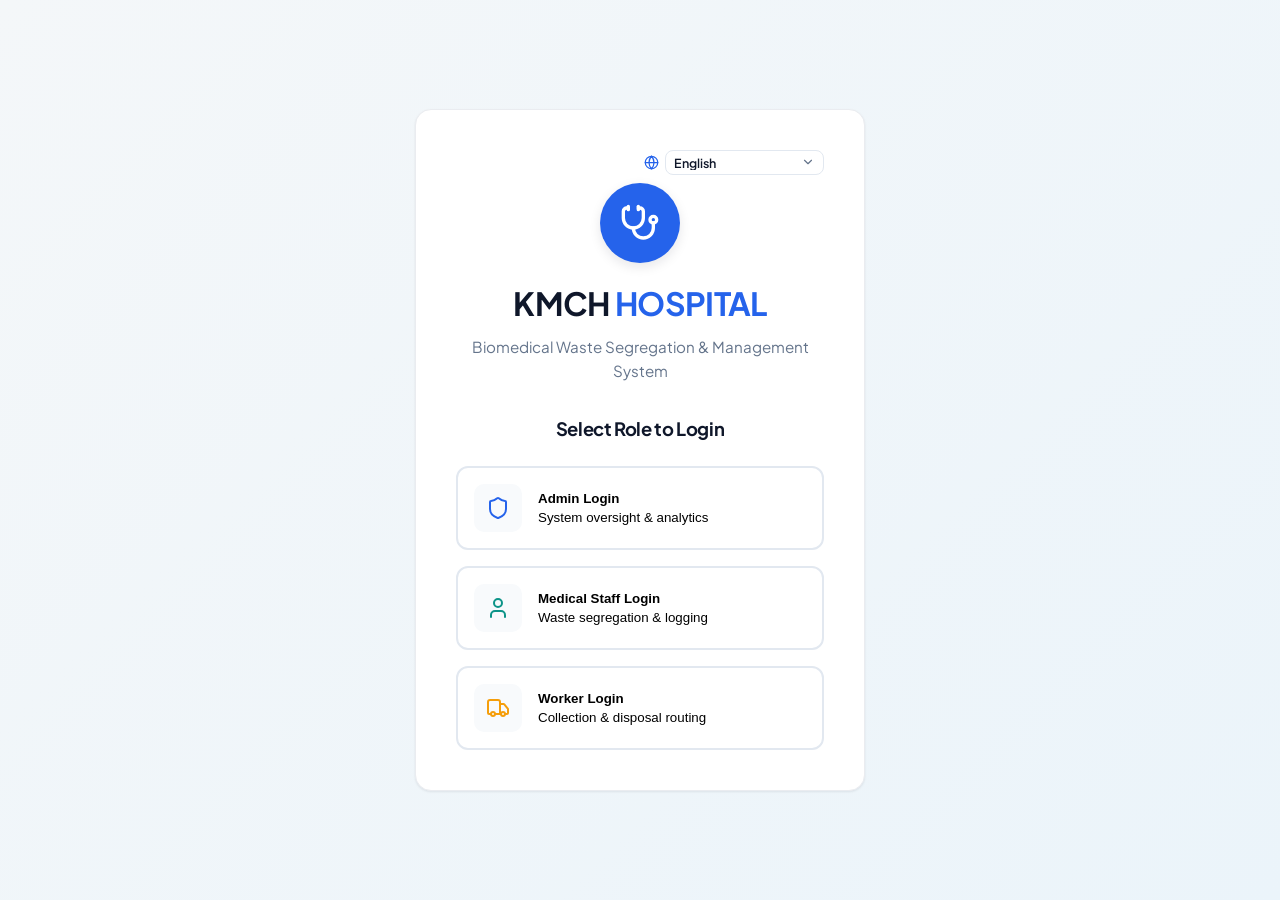
<file: index.html>
<!doctype html>
<html lang="en">
  <head>
    <meta charset="UTF-8" />
    <link rel="icon" type="image/svg+xml" href="./favicon.svg" />
    <meta name="viewport" content="width=device-width, initial-scale=1.0" />
    <title>KMCH HOSPITAL - Biomedical Waste Management System</title>
    <link rel="preconnect" href="https://fonts.googleapis.com">
    <link rel="preconnect" href="https://fonts.gstatic.com" crossorigin>
    <link href="https://fonts.googleapis.com/css2?family=Plus+Jakarta+Sans:wght@400;500;600;700;800&family=Inter:wght@400;500;600;700&display=swap" rel="stylesheet">
    <script type="module" crossorigin src="./assets/index-3iJDT4S9.js"></script>
    <link rel="stylesheet" crossorigin href="./assets/index-C7BPdCu-.css">
  </head>
  <body>
    <div id="root"></div>
  </body>
</html>
</file>
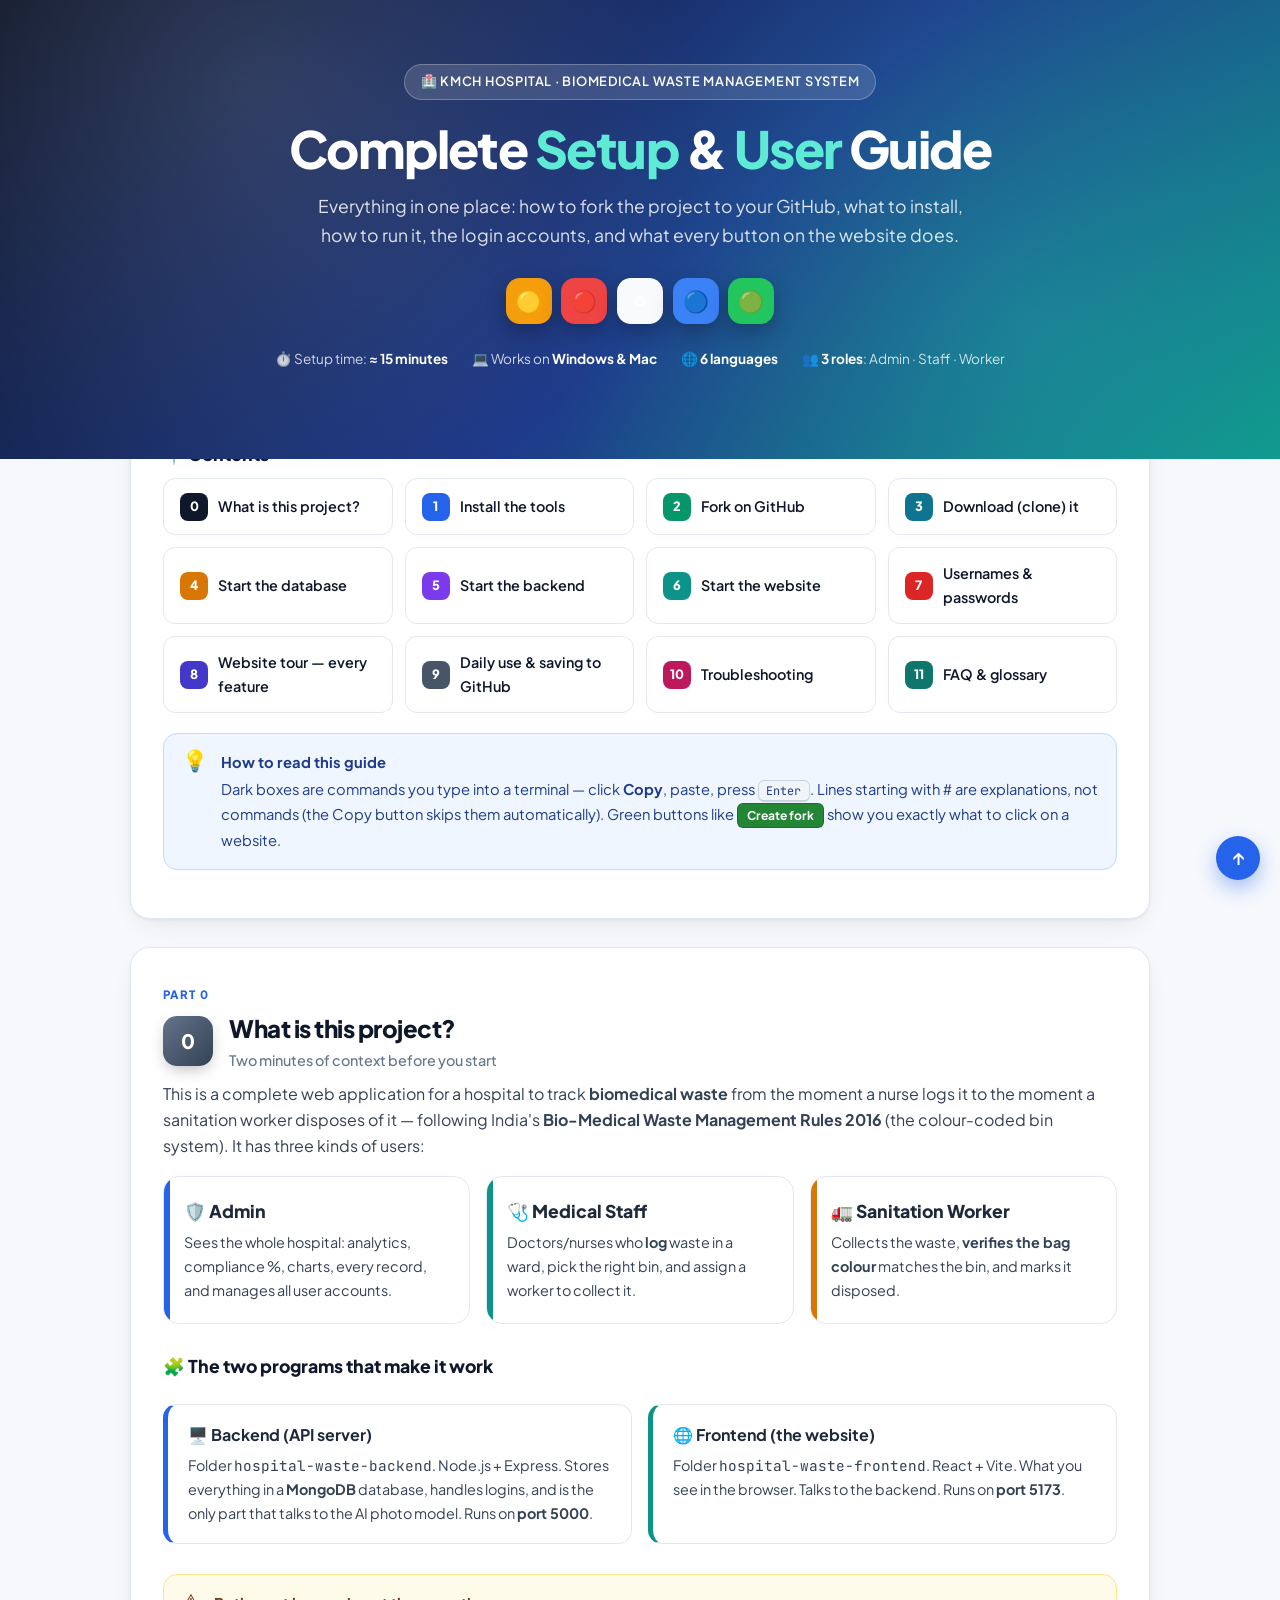
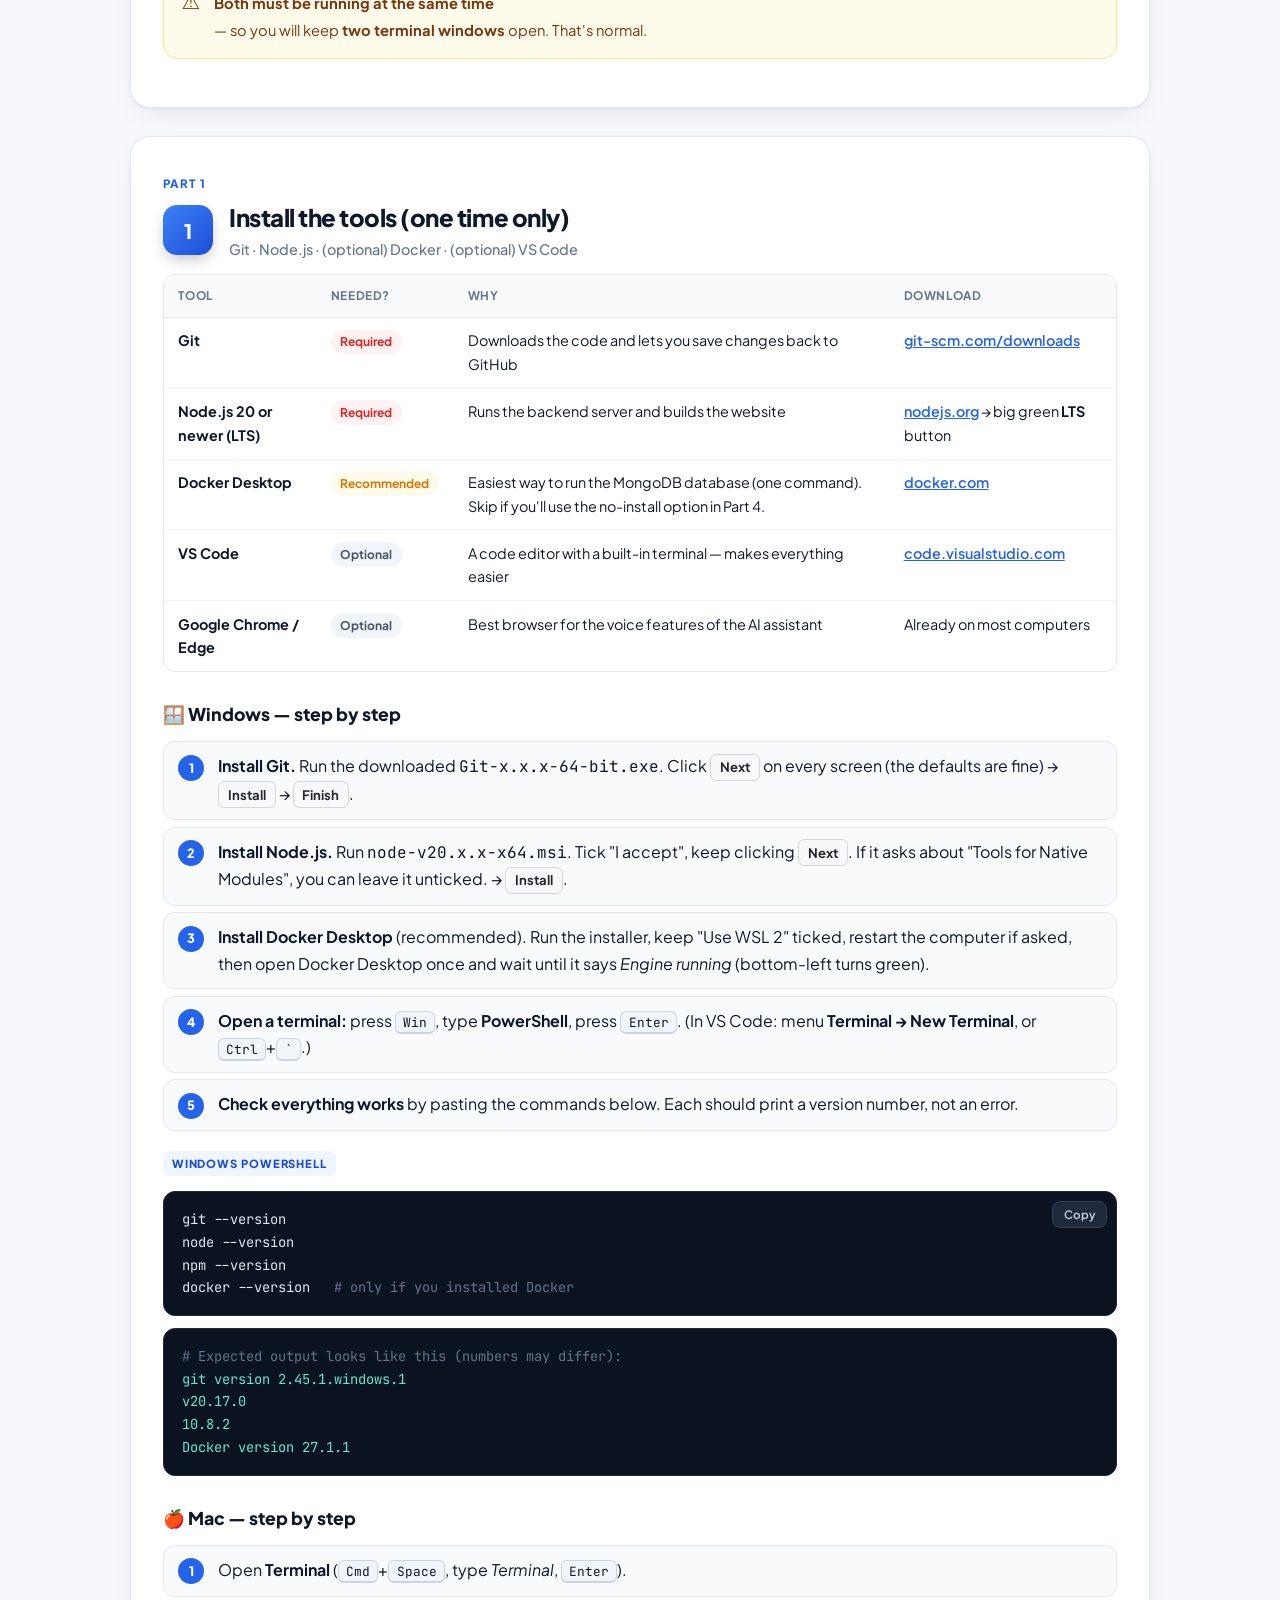
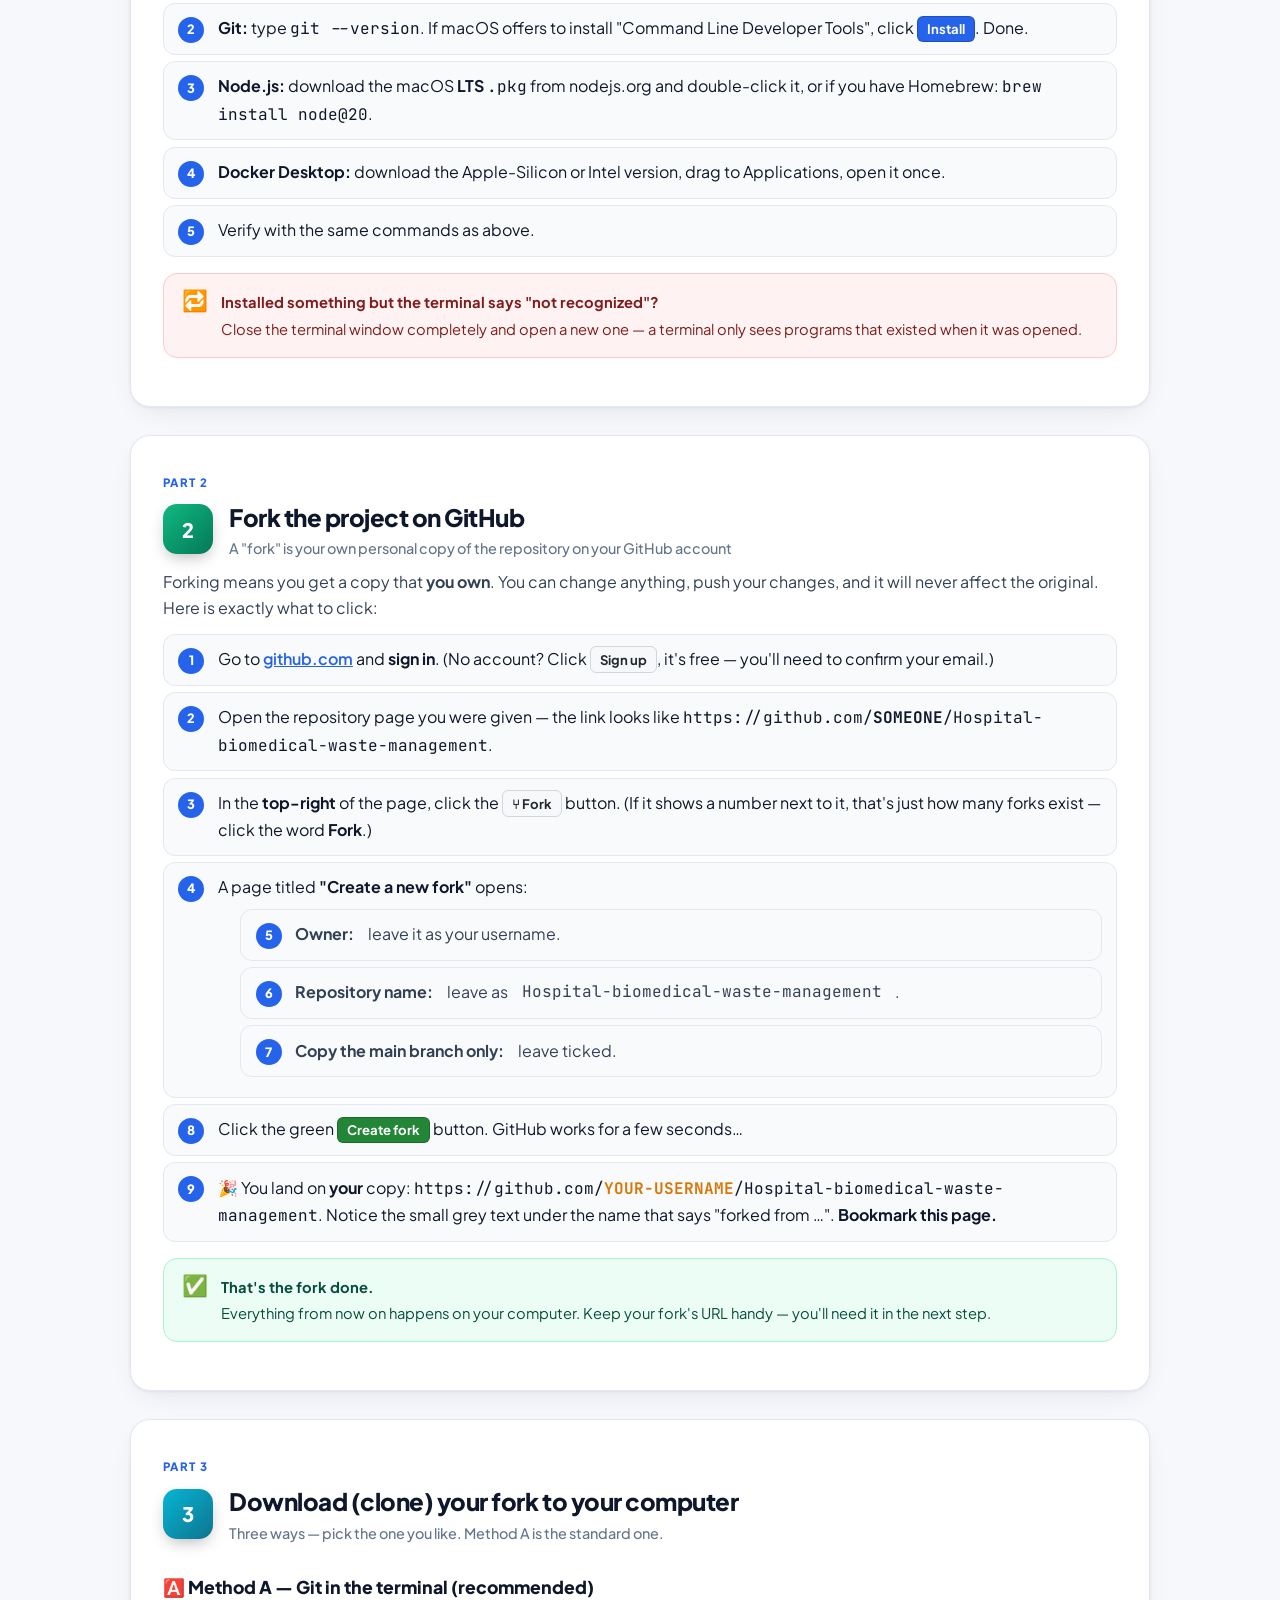
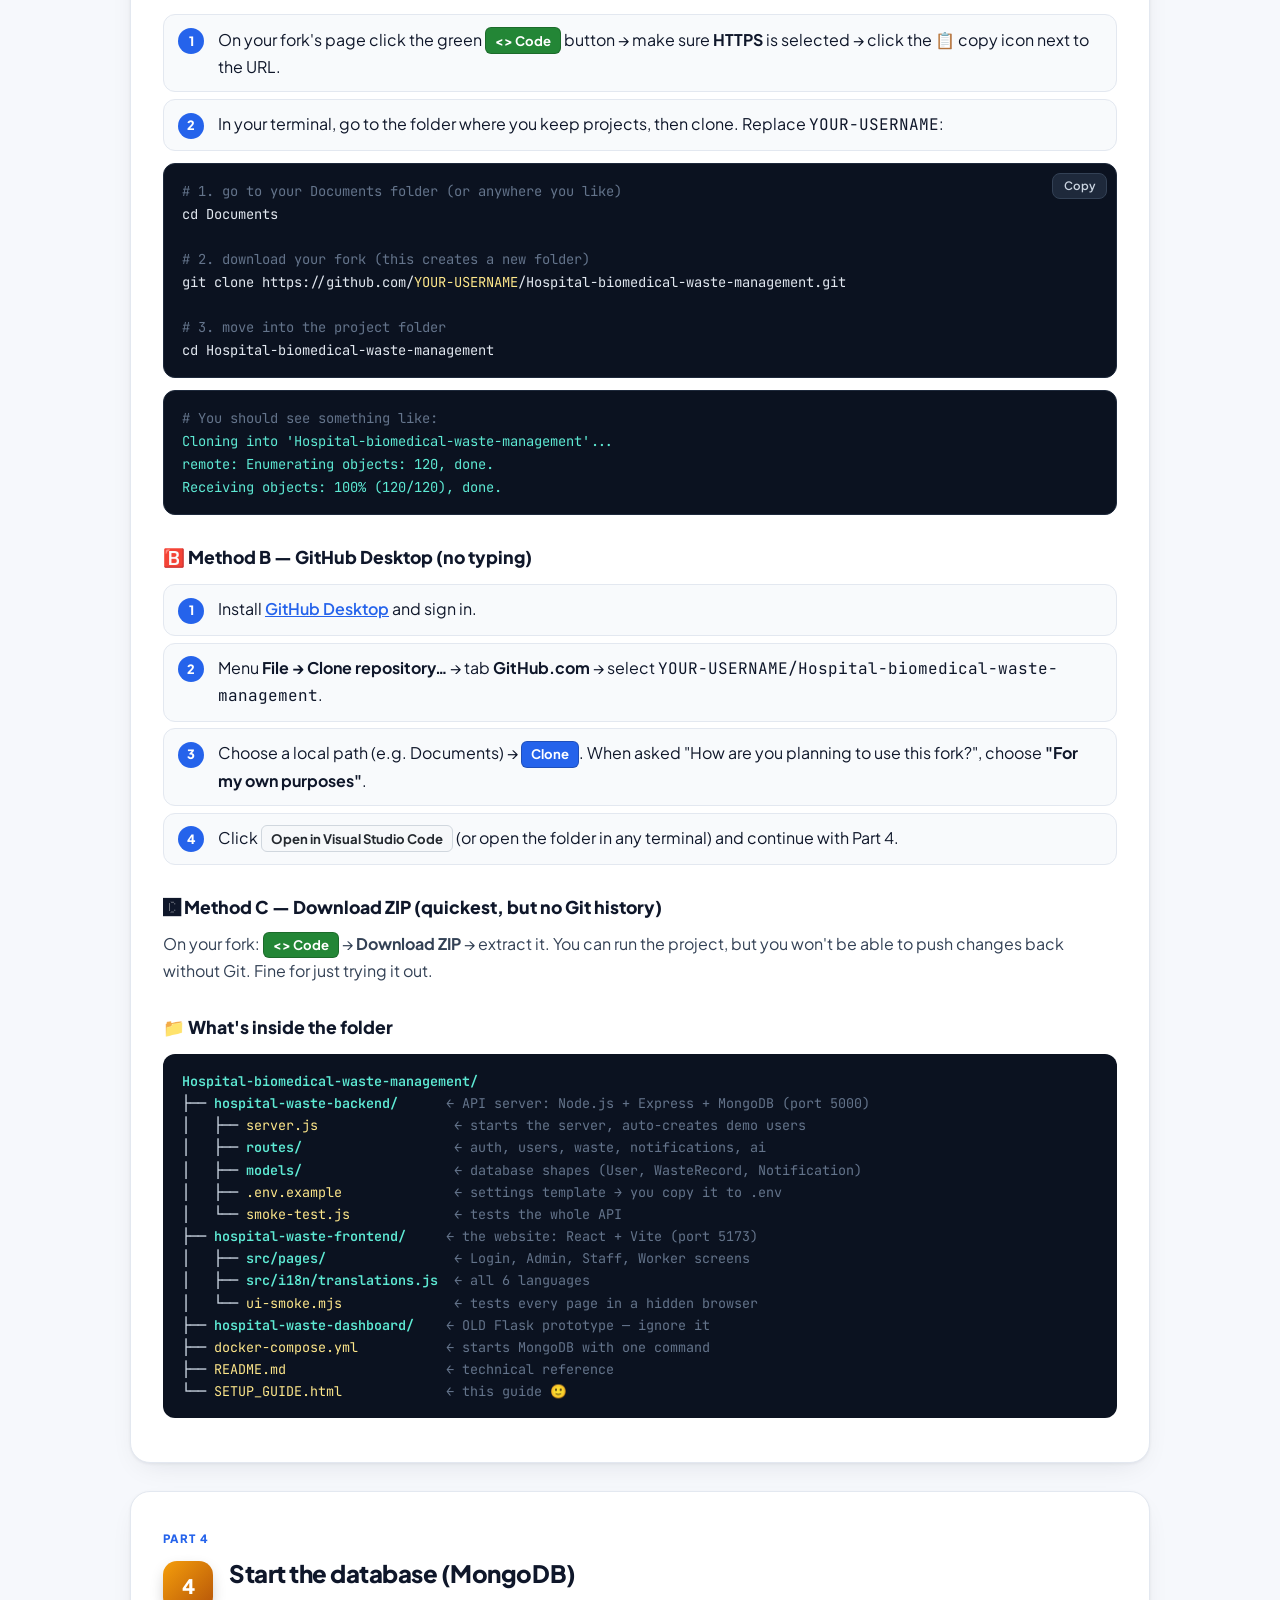
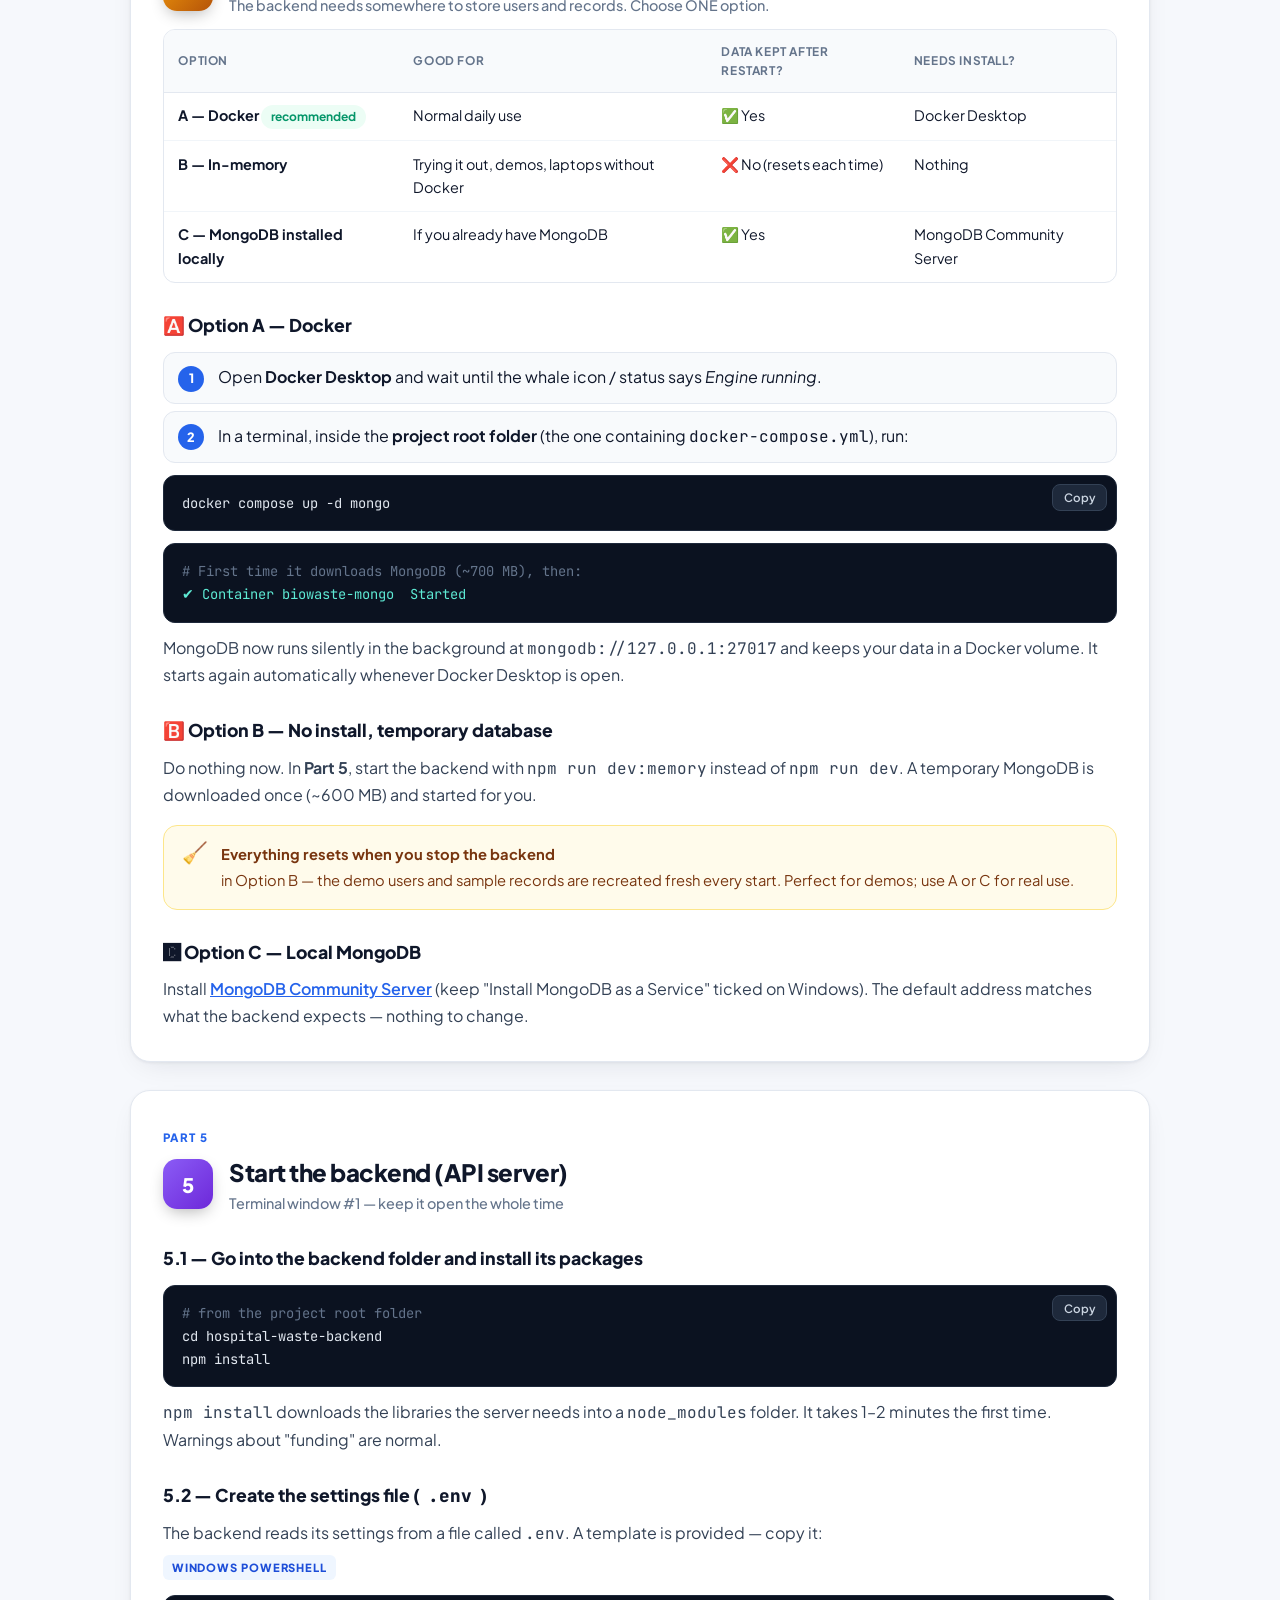
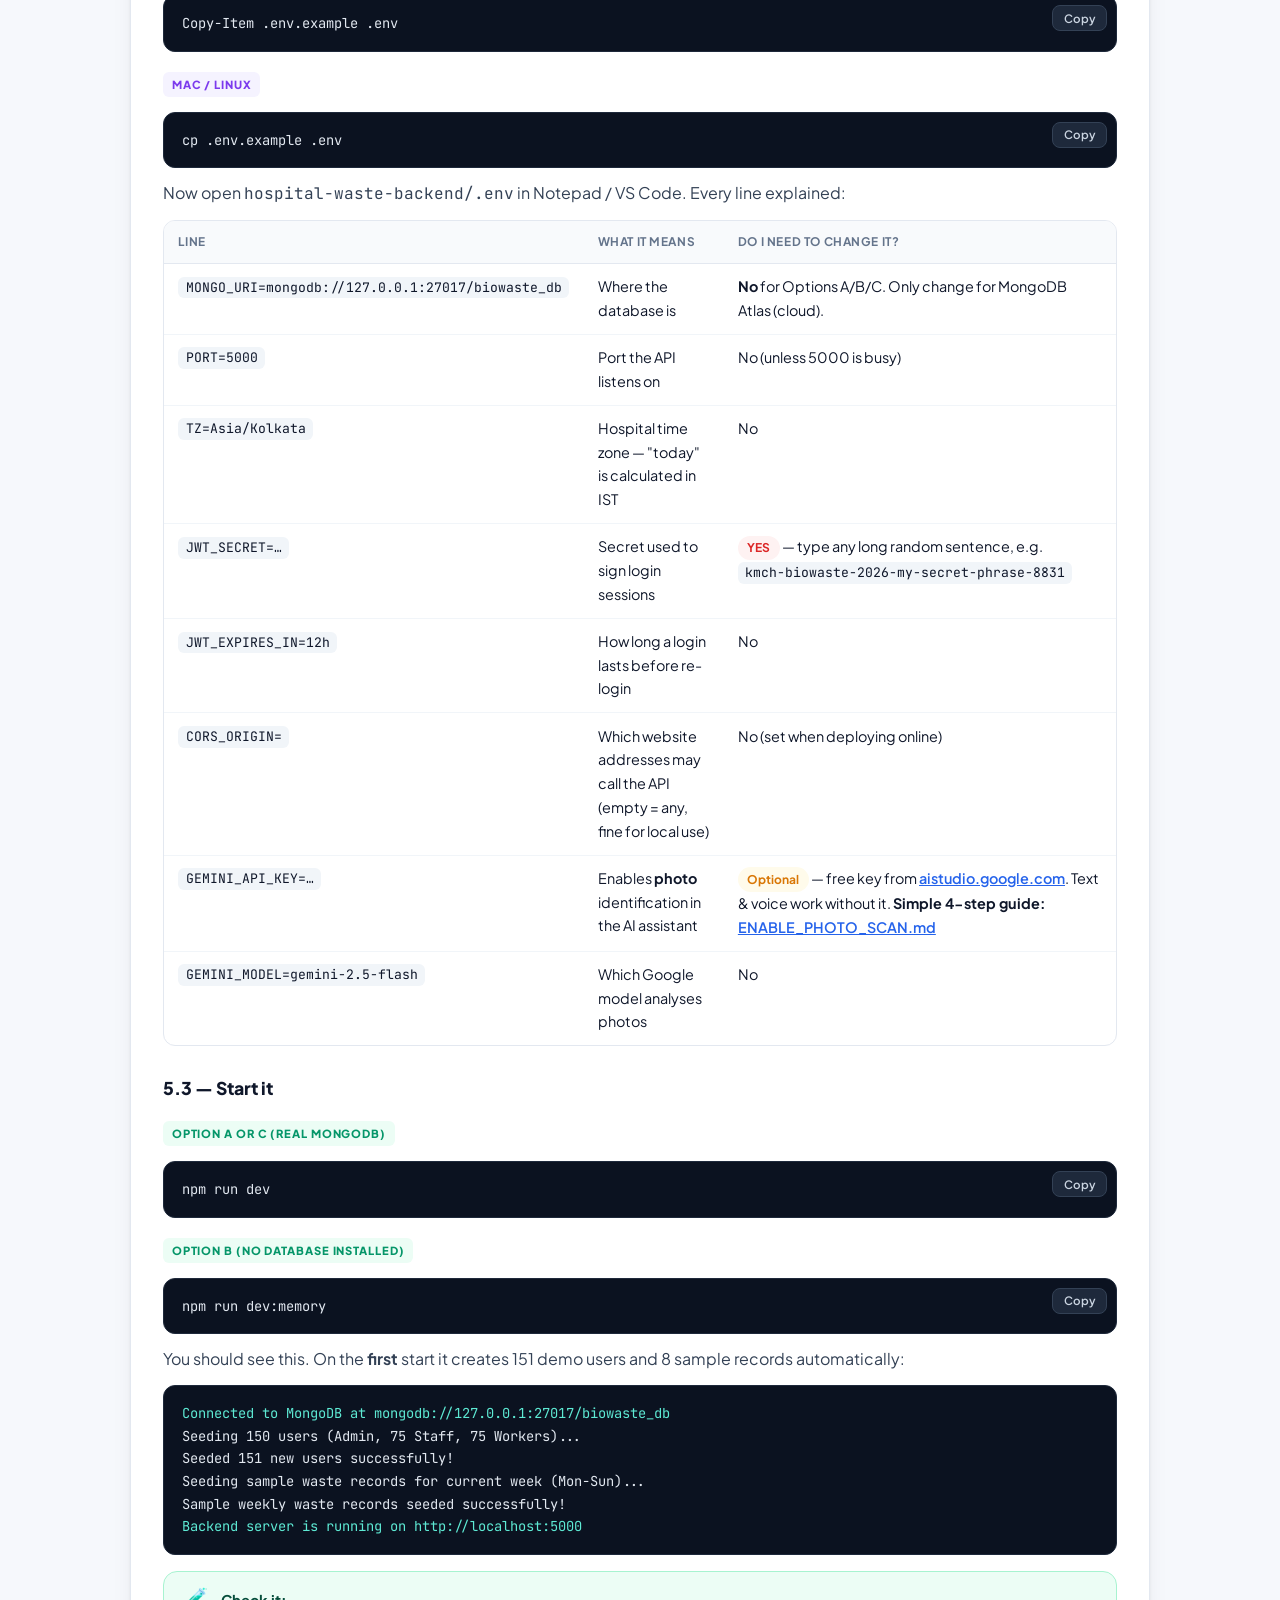
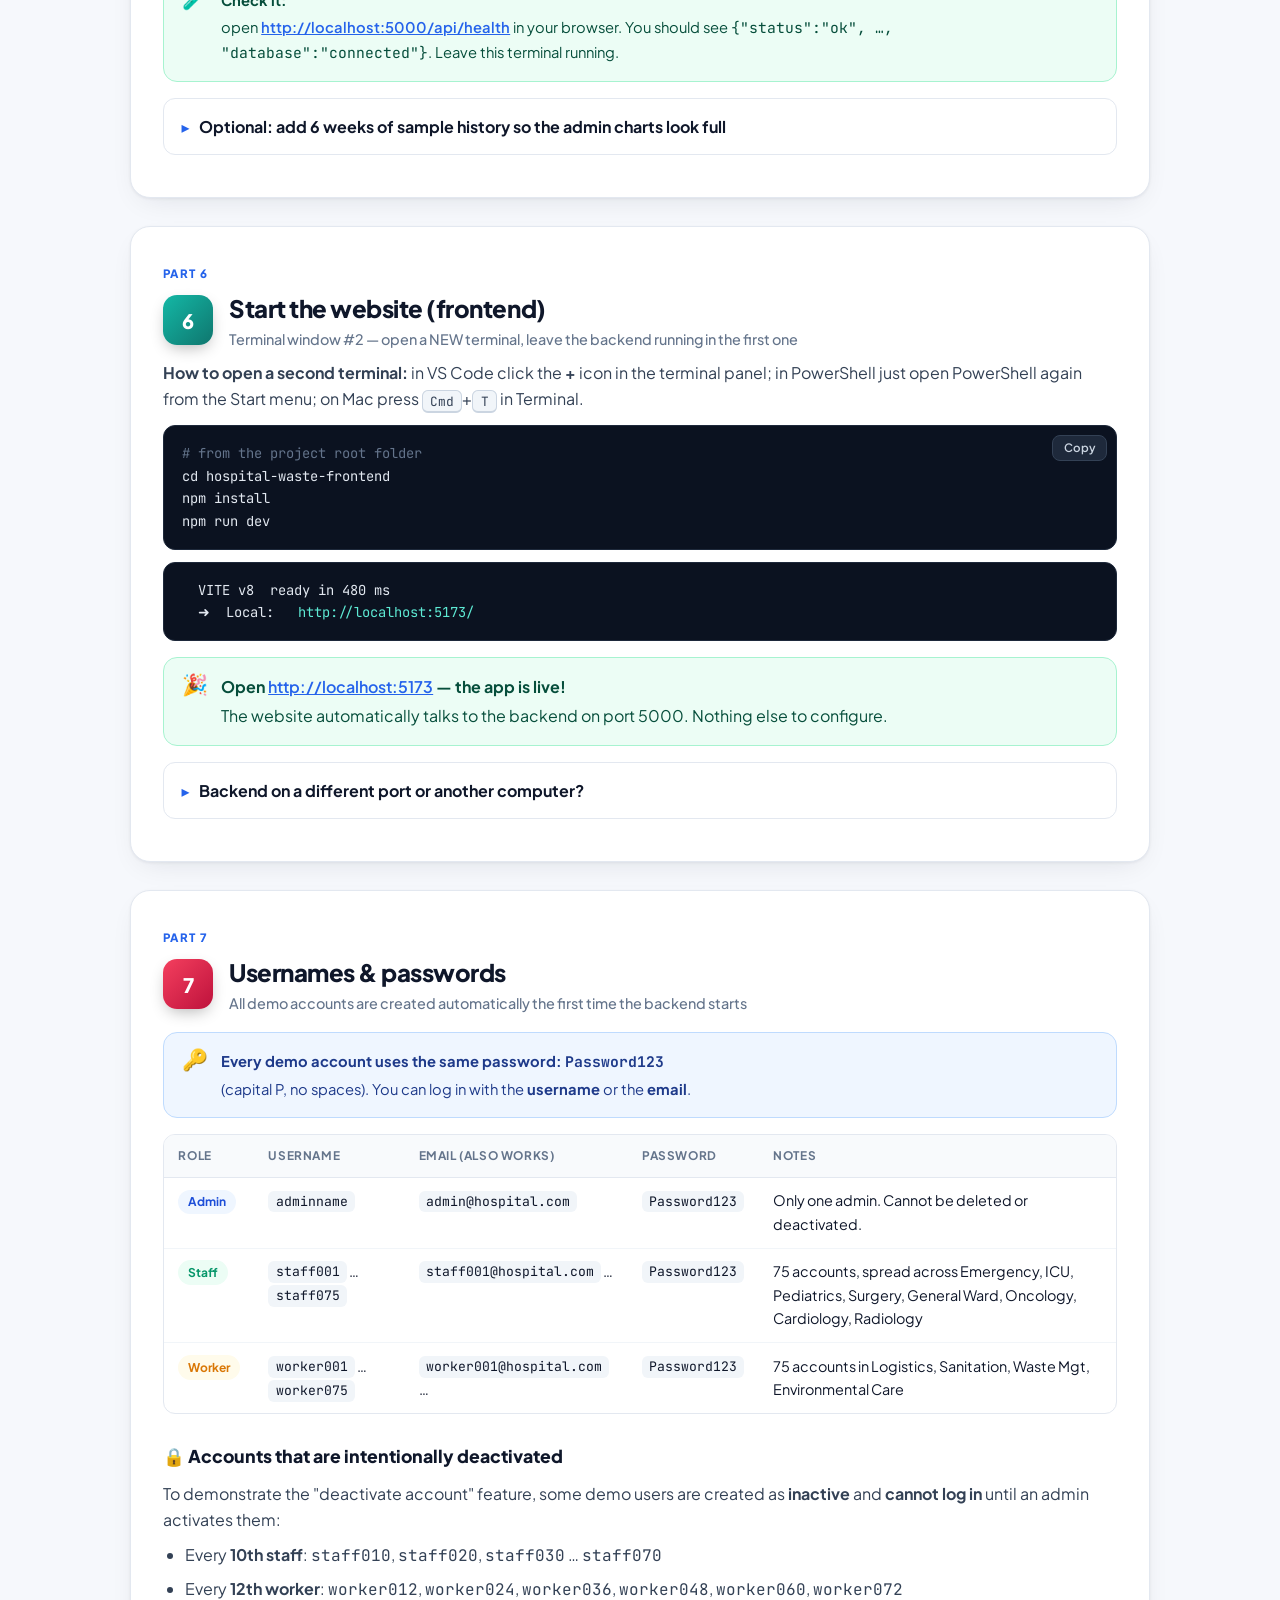
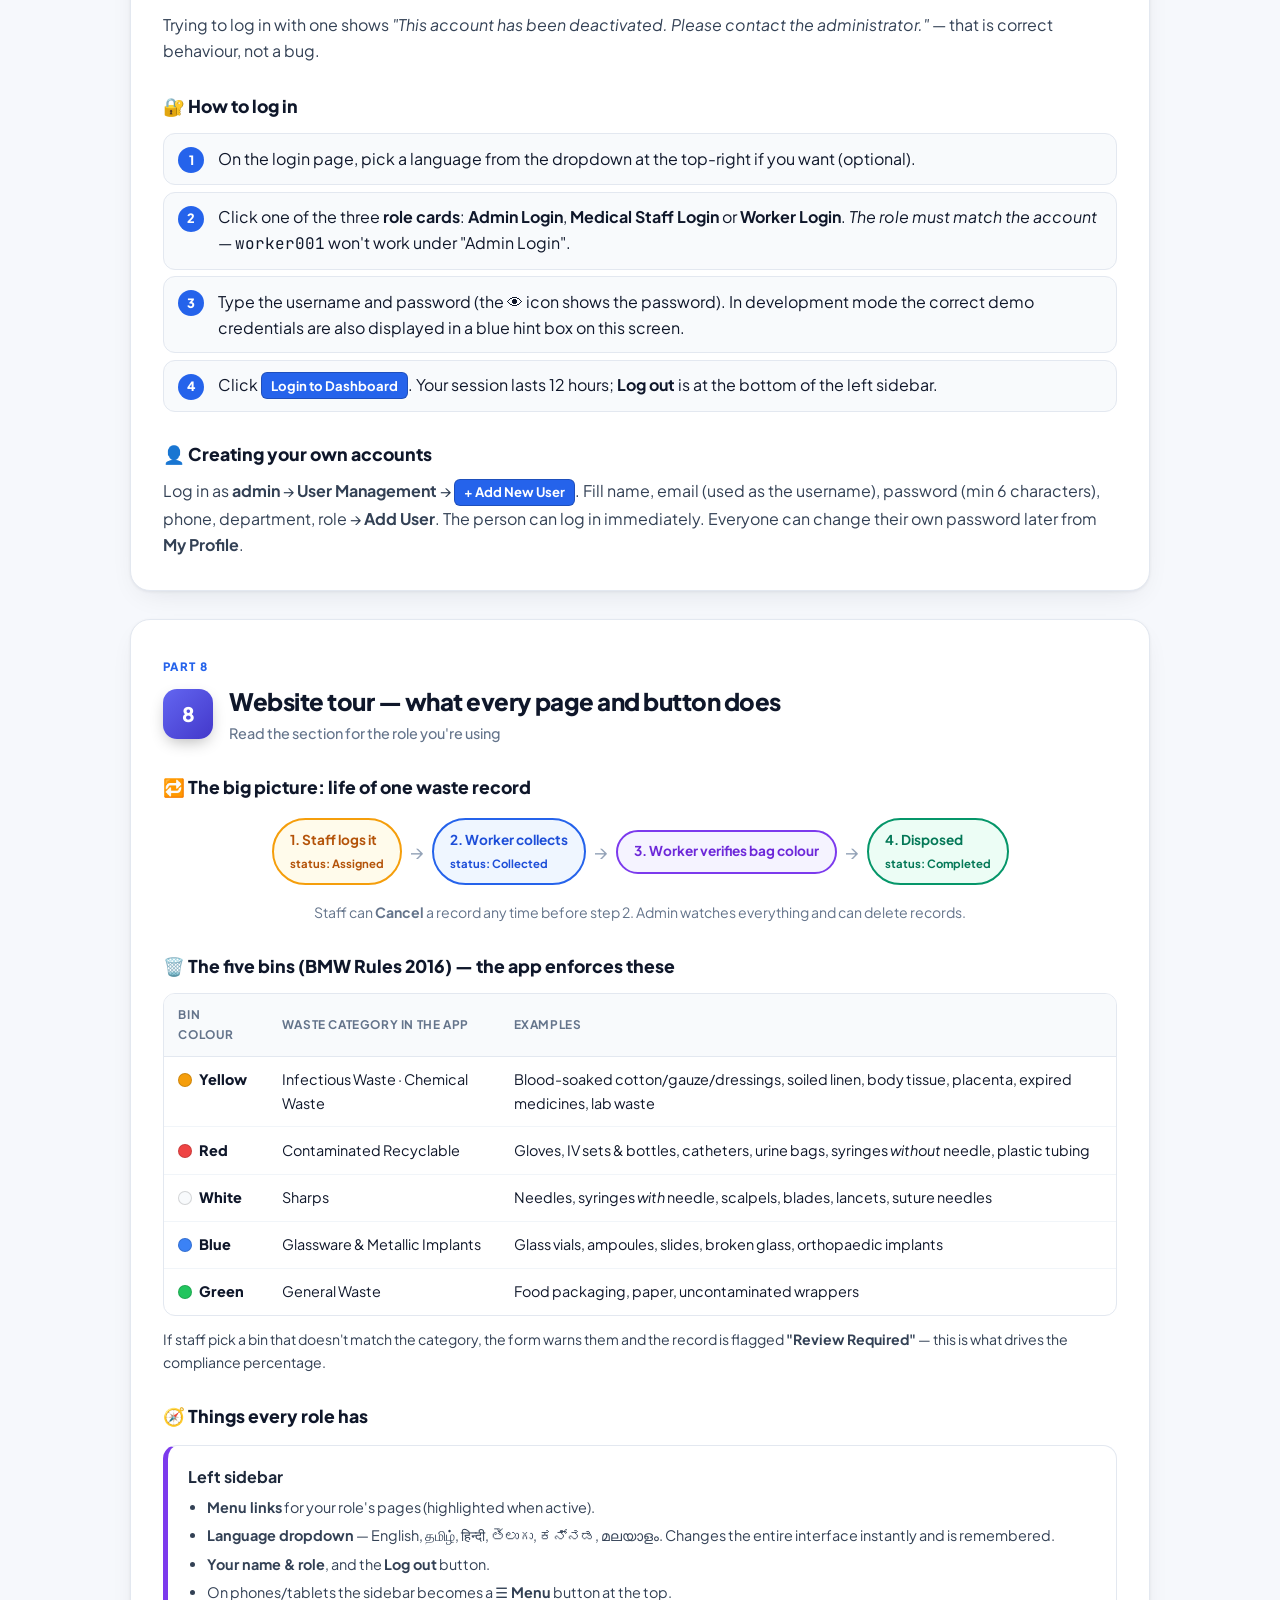
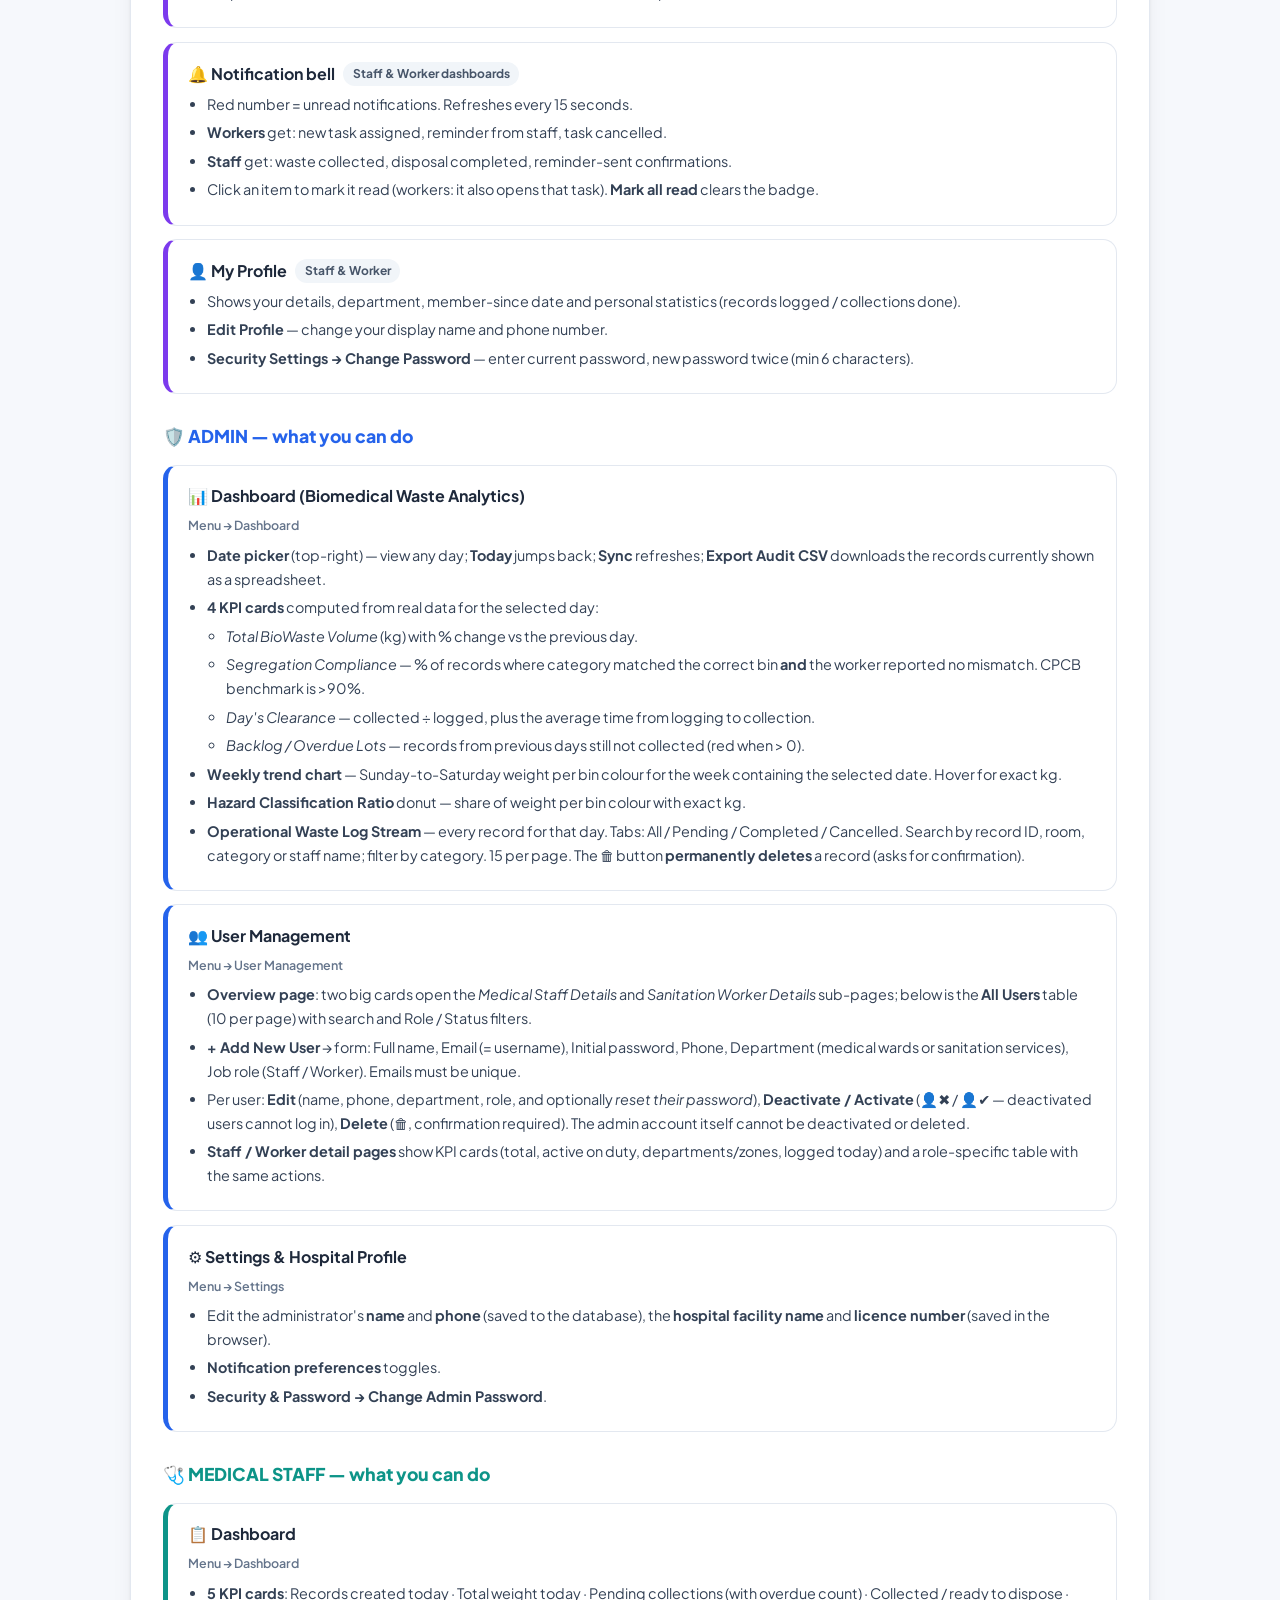
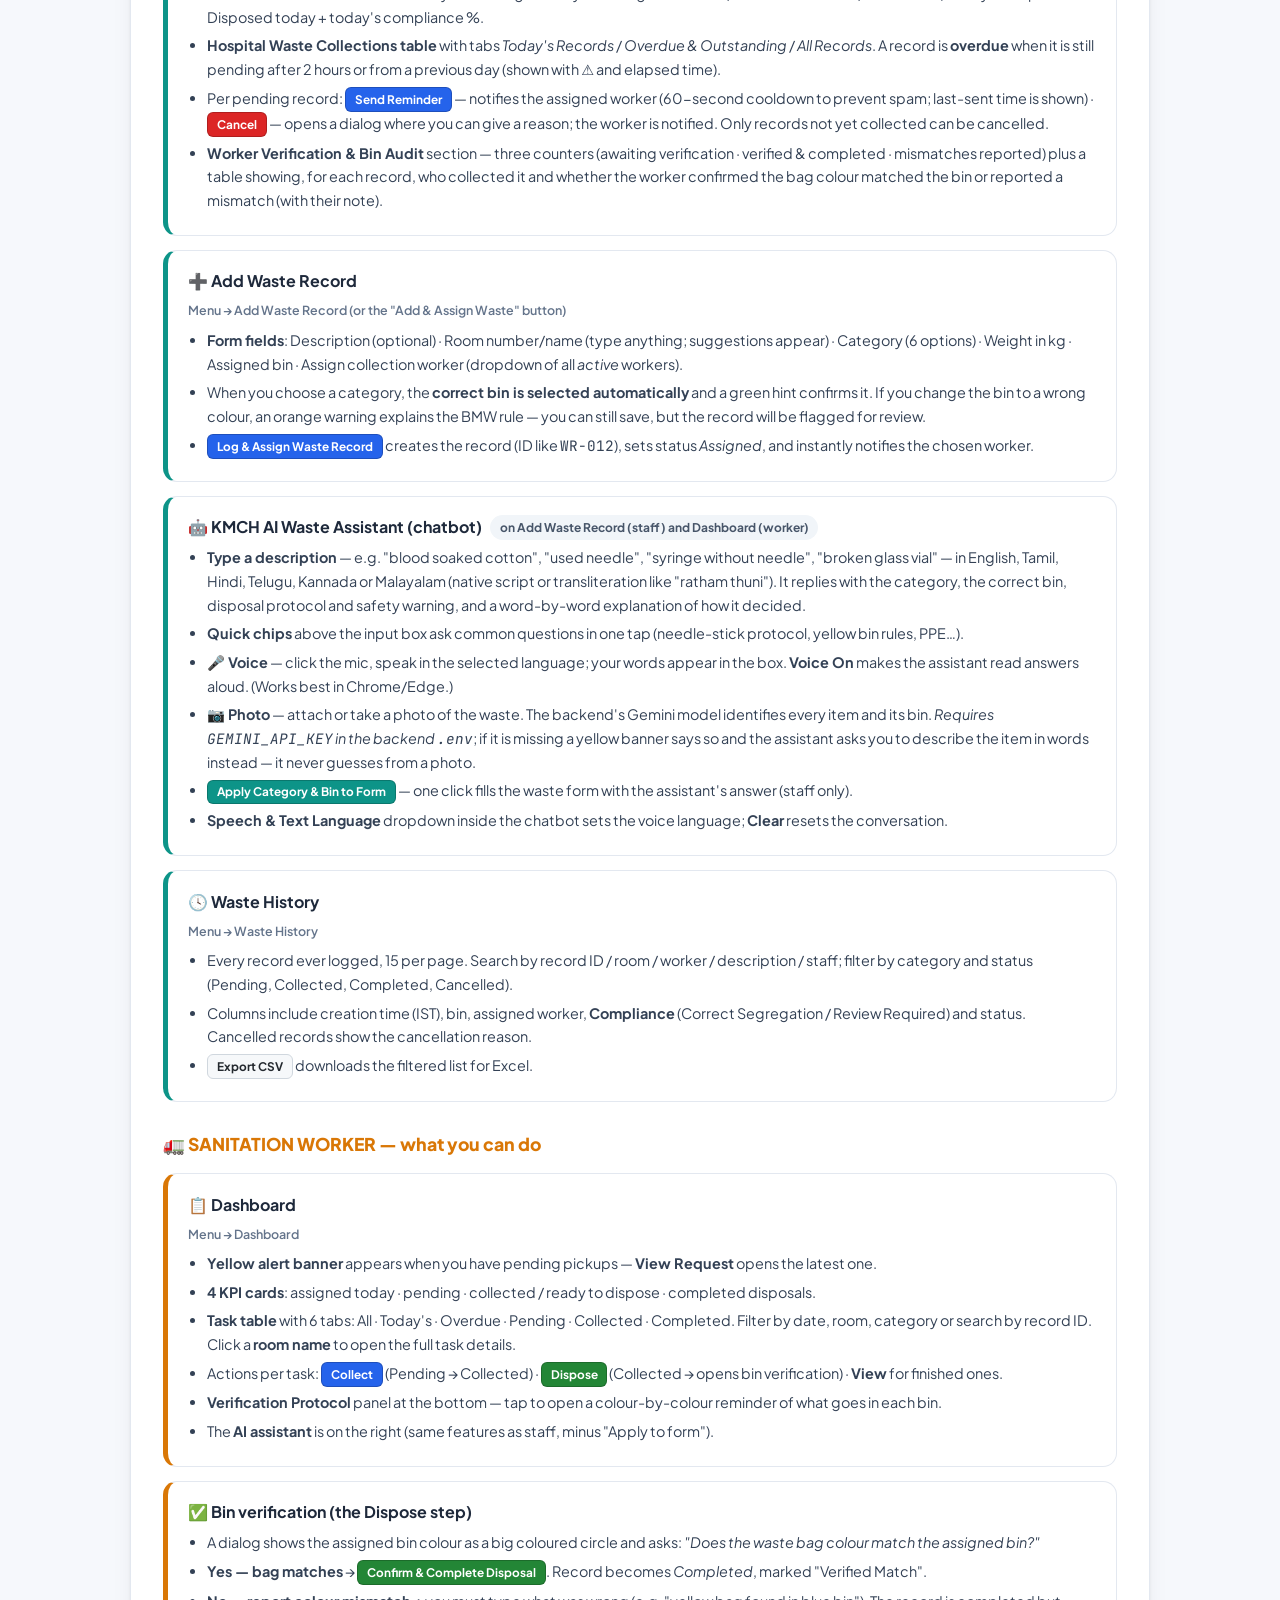
<file: Hospital-biomedical-waste-management-main/Hospital-biomedical-waste-management-main/SETUP_GUIDE.html>
<!DOCTYPE html>
<html lang="en">
<head>
<meta charset="UTF-8">
<meta name="viewport" content="width=device-width, initial-scale=1.0">
<title>KMCH BioWaste — Complete Setup & User Guide</title>
<link rel="preconnect" href="https://fonts.googleapis.com">
<link href="https://fonts.googleapis.com/css2?family=Plus+Jakarta+Sans:wght@400;500;600;700;800&family=JetBrains+Mono:wght@400;600&display=swap" rel="stylesheet">
<style>
  :root {
    --bg: #F6F8FC; --card: #FFFFFF; --border: #E3E8F0; --text: #0F172A; --muted: #64748B;
    --blue: #2563EB; --blue-dark: #1D4ED8; --blue-light: #EFF6FF;
    --green: #059669; --green-light: #ECFDF5; --amber: #D97706; --amber-light: #FFFBEB;
    --red: #DC2626; --red-light: #FEF2F2; --purple: #7C3AED; --purple-light: #F5F3FF; --teal: #0D9488; --teal-light: #F0FDFA;
    --shadow: 0 1px 3px rgba(16,24,40,.06), 0 10px 30px -12px rgba(16,24,40,.12);
  }
  * { box-sizing: border-box; margin: 0; padding: 0; }
  html { scroll-behavior: smooth; }
  body { font-family: 'Plus Jakarta Sans', system-ui, sans-serif; background: var(--bg); color: var(--text); line-height: 1.65; }
  code, pre, kbd { font-family: 'JetBrains Mono', Consolas, monospace; }
  kbd { background: #F1F5F9; border: 1px solid #CBD5E1; border-bottom-width: 2px; border-radius: 6px; padding: .1rem .45rem; font-size: .8em; }

  /* Hero */
  .hero { background: linear-gradient(135deg, #0F172A 0%, #1E3A8A 55%, #0D9488 100%); color: #fff; padding: 4rem 1.5rem 5.5rem; text-align: center; position: relative; overflow: hidden; }
  .hero::before { content: ''; position: absolute; inset: 0; background: radial-gradient(circle at 20% 20%, rgba(255,255,255,.12), transparent 40%), radial-gradient(circle at 80% 70%, rgba(45,212,191,.25), transparent 45%); }
  .hero > * { position: relative; }
  .hero .badge { display: inline-flex; align-items: center; gap: .5rem; background: rgba(255,255,255,.14); border: 1px solid rgba(255,255,255,.25); padding: .4rem 1rem; border-radius: 999px; font-size: .8rem; font-weight: 600; letter-spacing: .06em; text-transform: uppercase; margin-bottom: 1.25rem; backdrop-filter: blur(6px); }
  .hero h1 { font-size: clamp(2rem, 5vw, 3.2rem); font-weight: 800; letter-spacing: -.03em; line-height: 1.1; }
  .hero h1 span { color: #5EEAD4; }
  .hero p { max-width: 680px; margin: 1rem auto 0; color: rgba(255,255,255,.85); font-size: 1.1rem; }
  .hero .bins { display: flex; justify-content: center; gap: .6rem; margin-top: 1.75rem; flex-wrap: wrap; }
  .hero .bin { width: 46px; height: 46px; border-radius: 14px; display: grid; place-items: center; font-size: 1.3rem; box-shadow: 0 8px 20px rgba(0,0,0,.25); }
  .hero .meta { display: flex; gap: 1.5rem; justify-content: center; margin-top: 1.5rem; flex-wrap: wrap; font-size: .85rem; color: rgba(255,255,255,.8); }
  .hero .meta b { color: #fff; }

  /* Layout */
  .wrap { max-width: 1060px; margin: -3.25rem auto 4rem; padding: 0 1.25rem; }
  .card { background: var(--card); border: 1px solid var(--border); border-radius: 20px; box-shadow: var(--shadow); padding: 2rem; margin-bottom: 1.75rem; }
  .part-label { display: inline-block; font-size: .72rem; font-weight: 800; letter-spacing: .12em; text-transform: uppercase; color: var(--blue); margin-bottom: .35rem; }

  /* TOC */
  .toc { display: grid; grid-template-columns: repeat(auto-fit, minmax(210px, 1fr)); gap: .75rem; }
  .toc a { display: flex; align-items: center; gap: .65rem; padding: .85rem 1rem; border-radius: 12px; border: 1px solid var(--border); text-decoration: none; color: var(--text); font-weight: 600; font-size: .9rem; transition: .15s; background: #fff; }
  .toc a:hover { border-color: var(--blue); background: var(--blue-light); transform: translateY(-1px); }
  .toc .n { width: 28px; height: 28px; border-radius: 8px; display: grid; place-items: center; font-size: .8rem; font-weight: 800; color: #fff; flex-shrink: 0; }

  /* Steps */
  .step-head { display: flex; align-items: center; gap: 1rem; margin-bottom: .5rem; }
  .step-num { width: 50px; height: 50px; border-radius: 14px; display: grid; place-items: center; font-weight: 800; font-size: 1.25rem; color: #fff; flex-shrink: 0; box-shadow: 0 6px 16px -4px rgba(0,0,0,.3); }
  .step-head h2 { font-size: 1.5rem; font-weight: 800; letter-spacing: -.02em; }
  .step-head small { display: block; color: var(--muted); font-weight: 500; font-size: .9rem; }
  .c-blue { background: linear-gradient(135deg, #3B82F6, #1D4ED8); } .c-green { background: linear-gradient(135deg, #10B981, #047857); }
  .c-amber { background: linear-gradient(135deg, #F59E0B, #B45309); } .c-purple { background: linear-gradient(135deg, #8B5CF6, #6D28D9); }
  .c-teal { background: linear-gradient(135deg, #14B8A6, #0F766E); } .c-red { background: linear-gradient(135deg, #F43F5E, #BE123C); }
  .c-slate { background: linear-gradient(135deg, #64748B, #334155); } .c-pink { background: linear-gradient(135deg, #EC4899, #BE185D); }
  .c-indigo { background: linear-gradient(135deg, #6366F1, #4338CA); } .c-cyan { background: linear-gradient(135deg, #06B6D4, #0E7490); }

  h3 { font-size: 1.1rem; font-weight: 800; margin: 1.75rem 0 .6rem; display: flex; align-items: center; gap: .5rem; color: #0F172A; }
  h4 { font-size: .95rem; font-weight: 700; margin: 1.1rem 0 .4rem; color: #1E293B; }
  p { color: #334155; }
  ol.sub, ul.sub { margin: .5rem 0 .5rem 1.4rem; color: #334155; }
  ol.sub li, ul.sub li { margin: .45rem 0; }
  ol.sub ol, ol.sub ul { margin-top: .3rem; }
  a { color: var(--blue); font-weight: 600; }

  /* Numbered click lists */
  ol.clicks { list-style: none; counter-reset: c; margin: .75rem 0; }
  ol.clicks li { counter-increment: c; display: flex; gap: .85rem; padding: .7rem .9rem; border-radius: 12px; background: #F8FAFC; border: 1px solid var(--border); margin: .4rem 0; align-items: flex-start; }
  ol.clicks li::before { content: counter(c); width: 26px; height: 26px; border-radius: 50%; background: var(--blue); color: #fff; font-weight: 800; font-size: .8rem; display: grid; place-items: center; flex-shrink: 0; margin-top: .1rem; }
  ol.clicks li > div { flex: 1; }
  .btn-ui { display: inline-block; background: #238636; color: #fff; padding: .1rem .55rem; border-radius: 6px; font-weight: 700; font-size: .82em; border: 1px solid rgba(0,0,0,.2); }
  .btn-ui.grey { background: #F6F8FA; color: #24292F; border-color: #D0D7DE; }
  .btn-ui.blue { background: var(--blue); }

  /* Code blocks */
  .code { position: relative; background: #0B1220; color: #E2E8F0; border-radius: 12px; padding: 1rem 1.1rem; margin: .75rem 0; font-size: .86rem; overflow-x: auto; border: 1px solid #1E293B; }
  .code .cmt { color: #64748B; } .code .ok { color: #5EEAD4; } .code .hl { color: #FDE68A; } .code .err { color: #FCA5A5; }
  .code pre { white-space: pre; }
  .copy { position: absolute; top: .55rem; right: .55rem; background: #1E293B; color: #CBD5E1; border: 1px solid #334155; border-radius: 8px; padding: .3rem .65rem; font-size: .72rem; font-weight: 600; cursor: pointer; font-family: inherit; transition: .15s; }
  .copy:hover { background: #334155; color: #fff; }
  .copy.done { background: var(--green); border-color: var(--green); color: #fff; }
  .label { display: inline-block; font-size: .7rem; font-weight: 800; letter-spacing: .08em; text-transform: uppercase; padding: .2rem .55rem; border-radius: 6px; margin: .5rem 0 .2rem; }
  .l-win { background: var(--blue-light); color: var(--blue-dark); } .l-mac { background: var(--purple-light); color: var(--purple); } .l-all { background: var(--green-light); color: var(--green); }

  /* Callouts */
  .note { display: flex; gap: .85rem; border-radius: 14px; padding: 1rem 1.1rem; margin: 1rem 0; border: 1px solid; font-size: .92rem; }
  .note .ic { font-size: 1.3rem; line-height: 1; flex-shrink: 0; }
  .note strong { display: block; margin-bottom: .15rem; }
  .n-info { background: var(--blue-light); border-color: #BFDBFE; color: #1E3A8A; }
  .n-ok { background: var(--green-light); border-color: #A7F3D0; color: #064E3B; }
  .n-warn { background: var(--amber-light); border-color: #FDE68A; color: #78350F; }
  .n-danger { background: var(--red-light); border-color: #FECACA; color: #7F1D1D; }

  /* Tables */
  table { width: 100%; border-collapse: separate; border-spacing: 0; margin: .75rem 0; font-size: .9rem; border: 1px solid var(--border); border-radius: 12px; overflow: hidden; }
  th { background: #F8FAFC; text-align: left; padding: .7rem .9rem; font-size: .74rem; text-transform: uppercase; letter-spacing: .05em; color: var(--muted); border-bottom: 1px solid var(--border); }
  td { padding: .7rem .9rem; border-bottom: 1px solid #F1F5F9; vertical-align: top; }
  tr:last-child td { border-bottom: 0; }
  td code { background: #F1F5F9; padding: .15rem .45rem; border-radius: 6px; font-size: .82rem; color: #0F172A; white-space: nowrap; }
  .pill { display: inline-block; padding: .15rem .6rem; border-radius: 999px; font-size: .75rem; font-weight: 700; white-space: nowrap; }
  .p-blue { background: var(--blue-light); color: var(--blue-dark); } .p-green { background: var(--green-light); color: var(--green); }
  .p-amber { background: var(--amber-light); color: var(--amber); } .p-red { background: var(--red-light); color: var(--red); } .p-grey { background: #F1F5F9; color: #475569; }

  /* Role cards */
  .roles { display: grid; grid-template-columns: repeat(auto-fit, minmax(270px, 1fr)); gap: 1rem; margin-top: 1rem; }
  .role { border-radius: 16px; padding: 1.25rem; border: 1px solid var(--border); position: relative; overflow: hidden; background: #fff; }
  .role::before { content: ''; position: absolute; left: 0; top: 0; bottom: 0; width: 6px; }
  .role.admin::before { background: var(--blue); } .role.staff::before { background: var(--teal); } .role.worker::before { background: var(--amber); }
  .role h4 { font-size: 1.1rem; font-weight: 800; margin: 0 0 .35rem; display: flex; align-items: center; gap: .5rem; }
  .cred { background: #0B1220; color: #E2E8F0; border-radius: 10px; padding: .6rem .8rem; font-family: 'JetBrains Mono', monospace; font-size: .82rem; margin: .6rem 0; line-height: 1.7; }
  .cred b { color: #5EEAD4; }

  /* Feature blocks */
  .feature { border: 1px solid var(--border); border-radius: 14px; padding: 1.1rem 1.25rem; margin: .85rem 0; background: #fff; }
  .feature h4 { margin: 0 0 .35rem; display: flex; align-items: center; gap: .5rem; font-size: 1rem; }
  .feature .where { font-size: .78rem; color: var(--muted); font-weight: 600; margin-bottom: .5rem; }
  .feature ul { margin: .3rem 0 0 1.2rem; font-size: .9rem; color: #334155; }
  .feature li { margin: .3rem 0; }
  .fa { border-left: 5px solid var(--blue); } .fs { border-left: 5px solid var(--teal); } .fw { border-left: 5px solid var(--amber); } .fg { border-left: 5px solid var(--purple); }

  /* Flow */
  .flow { display: flex; align-items: center; gap: .5rem; flex-wrap: wrap; justify-content: center; margin: 1rem 0; }
  .flow .st { padding: .55rem 1rem; border-radius: 999px; font-weight: 700; font-size: .85rem; border: 2px solid; }
  .flow .arrow { color: #94A3B8; font-size: 1.2rem; }

  /* Bin table */
  .binrow td:first-child { font-weight: 800; }
  .dot { display: inline-block; width: 14px; height: 14px; border-radius: 50%; vertical-align: -2px; margin-right: .4rem; border: 1px solid rgba(0,0,0,.15); }

  /* Checklist */
  .check { list-style: none; margin: .75rem 0 0; }
  .check li { display: flex; align-items: flex-start; gap: .75rem; padding: .65rem .85rem; border-radius: 10px; margin: .35rem 0; background: #F8FAFC; border: 1px solid var(--border); }
  .check input { width: 18px; height: 18px; margin-top: .2rem; accent-color: var(--green); cursor: pointer; flex-shrink: 0; }
  .check li.done { background: var(--green-light); border-color: #A7F3D0; text-decoration: line-through; color: var(--muted); }

  .tree { background: #0B1220; color: #CBD5E1; border-radius: 12px; padding: 1rem 1.2rem; font-size: .84rem; margin: .75rem 0; overflow-x: auto; }
  .tree .d { color: #5EEAD4; font-weight: 600; } .tree .f { color: #FDE68A; } .tree .c { color: #64748B; }

  details { border: 1px solid var(--border); border-radius: 12px; padding: .9rem 1.1rem; margin: .6rem 0; background: #fff; }
  summary { cursor: pointer; font-weight: 700; color: #0F172A; list-style: none; display: flex; align-items: center; gap: .6rem; }
  summary::before { content: '▸'; color: var(--blue); transition: .2s; }
  details[open] summary::before { transform: rotate(90deg); }
  details p, details .code, details ol, details ul { margin-top: .7rem; }

  .two { display: grid; grid-template-columns: 1fr 1fr; gap: 1rem; }
  @media (max-width: 760px) { .two { grid-template-columns: 1fr; } }

  footer { text-align: center; color: var(--muted); font-size: .85rem; padding: 2rem 1rem 3rem; }
  .top { position: fixed; right: 1.25rem; bottom: 1.25rem; background: var(--blue); color: #fff; width: 44px; height: 44px; border-radius: 50%; display: grid; place-items: center; text-decoration: none; box-shadow: 0 8px 20px rgba(37,99,235,.4); font-size: 1.2rem; z-index: 10; }
  @media (max-width: 640px) { .card { padding: 1.35rem; } .hero { padding: 3rem 1rem 4.5rem; } }
  @media print { .copy, .top { display: none; } .hero { background: #1E3A8A !important; } details { break-inside: avoid; } details[open] summary::before { content: '' } }
</style>
</head>
<body>

<header class="hero">
  <div class="badge">🏥 KMCH Hospital · Biomedical Waste Management System</div>
  <h1>Complete <span>Setup</span> &amp; <span>User</span> Guide</h1>
  <p>Everything in one place: how to fork the project to your GitHub, what to install, how to run it, the login accounts, and what every button on the website does.</p>
  <div class="bins">
    <div class="bin" style="background:#F59E0B">🟡</div>
    <div class="bin" style="background:#EF4444">🔴</div>
    <div class="bin" style="background:#F8FAFC">⚪</div>
    <div class="bin" style="background:#3B82F6">🔵</div>
    <div class="bin" style="background:#22C55E">🟢</div>
  </div>
  <div class="meta">
    <span>⏱️ Setup time: <b>≈ 15 minutes</b></span>
    <span>💻 Works on <b>Windows &amp; Mac</b></span>
    <span>🌐 <b>6 languages</b></span>
    <span>👥 <b>3 roles</b>: Admin · Staff · Worker</span>
  </div>
</header>

<main class="wrap">

  <!-- ========================================================= TOC -->
  <section class="card">
    <h3 style="margin-top:0">📍 Contents</h3>
    <div class="toc">
      <a href="#p0"><span class="n" style="background:#0F172A">0</span>What is this project?</a>
      <a href="#p1"><span class="n" style="background:#2563EB">1</span>Install the tools</a>
      <a href="#p2"><span class="n" style="background:#059669">2</span>Fork on GitHub</a>
      <a href="#p3"><span class="n" style="background:#0E7490">3</span>Download (clone) it</a>
      <a href="#p4"><span class="n" style="background:#D97706">4</span>Start the database</a>
      <a href="#p5"><span class="n" style="background:#7C3AED">5</span>Start the backend</a>
      <a href="#p6"><span class="n" style="background:#0D9488">6</span>Start the website</a>
      <a href="#p7"><span class="n" style="background:#DC2626">7</span>Usernames &amp; passwords</a>
      <a href="#p8"><span class="n" style="background:#4338CA">8</span>Website tour — every feature</a>
      <a href="#p9"><span class="n" style="background:#475569">9</span>Daily use &amp; saving to GitHub</a>
      <a href="#p10"><span class="n" style="background:#BE185D">10</span>Troubleshooting</a>
      <a href="#p11"><span class="n" style="background:#0F766E">11</span>FAQ &amp; glossary</a>
    </div>
    <div class="note n-info" style="margin-top:1.25rem">
      <div class="ic">💡</div>
      <div><strong>How to read this guide</strong>Dark boxes are commands you type into a terminal — click <b>Copy</b>, paste, press <kbd>Enter</kbd>. Lines starting with <code>#</code> are explanations, not commands (the Copy button skips them automatically). Green buttons like <span class="btn-ui">Create fork</span> show you exactly what to click on a website.</div>
    </div>
  </section>

  <!-- ========================================================= PART 0 -->
  <section class="card" id="p0">
    <span class="part-label">Part 0</span>
    <div class="step-head">
      <div class="step-num c-slate">0</div>
      <div><h2>What is this project?</h2><small>Two minutes of context before you start</small></div>
    </div>
    <p>This is a complete web application for a hospital to track <b>biomedical waste</b> from the moment a nurse logs it to the moment a sanitation worker disposes of it — following India's <b>Bio-Medical Waste Management Rules 2016</b> (the colour-coded bin system). It has three kinds of users:</p>
    <div class="roles">
      <div class="role admin"><h4>🛡️ Admin</h4><p style="font-size:.9rem">Sees the whole hospital: analytics, compliance %, charts, every record, and manages all user accounts.</p></div>
      <div class="role staff"><h4>🩺 Medical Staff</h4><p style="font-size:.9rem">Doctors/nurses who <b>log</b> waste in a ward, pick the right bin, and assign a worker to collect it.</p></div>
      <div class="role worker"><h4>🚛 Sanitation Worker</h4><p style="font-size:.9rem">Collects the waste, <b>verifies the bag colour</b> matches the bin, and marks it disposed.</p></div>
    </div>
    <h3>🧩 The two programs that make it work</h3>
    <div class="two">
      <div class="feature fa"><h4>🖥️ Backend (API server)</h4><p style="font-size:.9rem">Folder <code>hospital-waste-backend</code>. Node.js + Express. Stores everything in a <b>MongoDB</b> database, handles logins, and is the only part that talks to the AI photo model. Runs on <b>port 5000</b>.</p></div>
      <div class="feature fs"><h4>🌐 Frontend (the website)</h4><p style="font-size:.9rem">Folder <code>hospital-waste-frontend</code>. React + Vite. What you see in the browser. Talks to the backend. Runs on <b>port 5173</b>.</p></div>
    </div>
    <div class="note n-warn"><div class="ic">⚠️</div><div><strong>Both must be running at the same time</strong> — so you will keep <b>two terminal windows</b> open. That's normal.</div></div>
  </section>

  <!-- ========================================================= PART 1 -->
  <section class="card" id="p1">
    <span class="part-label">Part 1</span>
    <div class="step-head">
      <div class="step-num c-blue">1</div>
      <div><h2>Install the tools (one time only)</h2><small>Git · Node.js · (optional) Docker · (optional) VS Code</small></div>
    </div>

    <table>
      <tr><th>Tool</th><th>Needed?</th><th>Why</th><th>Download</th></tr>
      <tr><td><b>Git</b></td><td><span class="pill p-red">Required</span></td><td>Downloads the code and lets you save changes back to GitHub</td><td><a href="https://git-scm.com/downloads" target="_blank">git-scm.com/downloads</a></td></tr>
      <tr><td><b>Node.js 20 or newer (LTS)</b></td><td><span class="pill p-red">Required</span></td><td>Runs the backend server and builds the website</td><td><a href="https://nodejs.org" target="_blank">nodejs.org</a> → big green <b>LTS</b> button</td></tr>
      <tr><td><b>Docker Desktop</b></td><td><span class="pill p-amber">Recommended</span></td><td>Easiest way to run the MongoDB database (one command). Skip if you'll use the no-install option in Part 4.</td><td><a href="https://www.docker.com/products/docker-desktop/" target="_blank">docker.com</a></td></tr>
      <tr><td><b>VS Code</b></td><td><span class="pill p-grey">Optional</span></td><td>A code editor with a built-in terminal — makes everything easier</td><td><a href="https://code.visualstudio.com" target="_blank">code.visualstudio.com</a></td></tr>
      <tr><td><b>Google Chrome / Edge</b></td><td><span class="pill p-grey">Optional</span></td><td>Best browser for the voice features of the AI assistant</td><td>Already on most computers</td></tr>
    </table>

    <h3>🪟 Windows — step by step</h3>
    <ol class="clicks">
      <li><div><b>Install Git.</b> Run the downloaded <code>Git-x.x.x-64-bit.exe</code>. Click <span class="btn-ui grey">Next</span> on every screen (the defaults are fine) → <span class="btn-ui grey">Install</span> → <span class="btn-ui grey">Finish</span>.</div></li>
      <li><div><b>Install Node.js.</b> Run <code>node-v20.x.x-x64.msi</code>. Tick "I accept", keep clicking <span class="btn-ui grey">Next</span>. If it asks about "Tools for Native Modules", you can leave it unticked. → <span class="btn-ui grey">Install</span>.</div></li>
      <li><div><b>Install Docker Desktop</b> (recommended). Run the installer, keep "Use WSL 2" ticked, restart the computer if asked, then open Docker Desktop once and wait until it says <i>Engine running</i> (bottom-left turns green).</div></li>
      <li><div><b>Open a terminal:</b> press <kbd>Win</kbd>, type <b>PowerShell</b>, press <kbd>Enter</kbd>. (In VS Code: menu <b>Terminal → New Terminal</b>, or <kbd>Ctrl</kbd>+<kbd>`</kbd>.)</div></li>
      <li><div><b>Check everything works</b> by pasting the commands below. Each should print a version number, not an error.</div></li>
    </ol>
    <span class="label l-win">Windows PowerShell</span>
    <div class="code"><button class="copy">Copy</button><pre>git --version
node --version
npm --version
docker --version   <span class="cmt"># only if you installed Docker</span></pre></div>
    <div class="code"><pre><span class="cmt"># Expected output looks like this (numbers may differ):</span>
<span class="ok">git version 2.45.1.windows.1
v20.17.0
10.8.2
Docker version 27.1.1</span></pre></div>

    <h3>🍎 Mac — step by step</h3>
    <ol class="clicks">
      <li><div>Open <b>Terminal</b> (<kbd>Cmd</kbd>+<kbd>Space</kbd>, type <i>Terminal</i>, <kbd>Enter</kbd>).</div></li>
      <li><div><b>Git:</b> type <code>git --version</code>. If macOS offers to install "Command Line Developer Tools", click <span class="btn-ui blue">Install</span>. Done.</div></li>
      <li><div><b>Node.js:</b> download the macOS <b>LTS</b> <code>.pkg</code> from nodejs.org and double-click it, or if you have Homebrew: <code>brew install node@20</code>.</div></li>
      <li><div><b>Docker Desktop:</b> download the Apple-Silicon or Intel version, drag to Applications, open it once.</div></li>
      <li><div>Verify with the same commands as above.</div></li>
    </ol>

    <div class="note n-danger"><div class="ic">🔁</div><div><strong>Installed something but the terminal says "not recognized"?</strong>Close the terminal window completely and open a new one — a terminal only sees programs that existed when it was opened.</div></div>
  </section>

  <!-- ========================================================= PART 2 -->
  <section class="card" id="p2">
    <span class="part-label">Part 2</span>
    <div class="step-head">
      <div class="step-num c-green">2</div>
      <div><h2>Fork the project on GitHub</h2><small>A "fork" is your own personal copy of the repository on your GitHub account</small></div>
    </div>

    <p>Forking means you get a copy that <b>you own</b>. You can change anything, push your changes, and it will never affect the original. Here is exactly what to click:</p>
    <ol class="clicks">
      <li><div>Go to <a href="https://github.com" target="_blank">github.com</a> and <b>sign in</b>. (No account? Click <span class="btn-ui grey">Sign up</span>, it's free — you'll need to confirm your email.)</div></li>
      <li><div>Open the repository page you were given — the link looks like <code>https://github.com/<b>SOMEONE</b>/Hospital-biomedical-waste-management</code>.</div></li>
      <li><div>In the <b>top-right</b> of the page, click the <span class="btn-ui grey">⑂ Fork</span> button. (If it shows a number next to it, that's just how many forks exist — click the word <b>Fork</b>.)</div></li>
      <li><div>A page titled <b>"Create a new fork"</b> opens:
        <ul class="sub">
          <li><b>Owner:</b> leave it as your username.</li>
          <li><b>Repository name:</b> leave as <code>Hospital-biomedical-waste-management</code>.</li>
          <li><b>Copy the main branch only:</b> leave ticked.</li>
        </ul></div></li>
      <li><div>Click the green <span class="btn-ui">Create fork</span> button. GitHub works for a few seconds…</div></li>
      <li><div>🎉 You land on <b>your</b> copy: <code>https://github.com/<span style="color:var(--amber)"><b>YOUR-USERNAME</b></span>/Hospital-biomedical-waste-management</code>. Notice the small grey text under the name that says "forked from …". <b>Bookmark this page.</b></div></li>
    </ol>
    <div class="note n-ok"><div class="ic">✅</div><div><strong>That's the fork done.</strong> Everything from now on happens on your computer. Keep your fork's URL handy — you'll need it in the next step.</div></div>
  </section>

  <!-- ========================================================= PART 3 -->
  <section class="card" id="p3">
    <span class="part-label">Part 3</span>
    <div class="step-head">
      <div class="step-num c-cyan">3</div>
      <div><h2>Download (clone) your fork to your computer</h2><small>Three ways — pick the one you like. Method A is the standard one.</small></div>
    </div>

    <h3>🅰️ Method A — Git in the terminal (recommended)</h3>
    <ol class="clicks">
      <li><div>On your fork's page click the green <span class="btn-ui">&lt;&gt; Code</span> button → make sure <b>HTTPS</b> is selected → click the 📋 copy icon next to the URL.</div></li>
      <li><div>In your terminal, go to the folder where you keep projects, then clone. Replace <code>YOUR-USERNAME</code>:</div></li>
    </ol>
    <div class="code"><button class="copy">Copy</button><pre><span class="cmt"># 1. go to your Documents folder (or anywhere you like)</span>
cd Documents

<span class="cmt"># 2. download your fork (this creates a new folder)</span>
git clone https://github.com/<span class="hl">YOUR-USERNAME</span>/Hospital-biomedical-waste-management.git

<span class="cmt"># 3. move into the project folder</span>
cd Hospital-biomedical-waste-management</pre></div>
    <div class="code"><pre><span class="cmt"># You should see something like:</span>
<span class="ok">Cloning into 'Hospital-biomedical-waste-management'...
remote: Enumerating objects: 120, done.
Receiving objects: 100% (120/120), done.</span></pre></div>

    <h3>🅱️ Method B — GitHub Desktop (no typing)</h3>
    <ol class="clicks">
      <li><div>Install <a href="https://desktop.github.com" target="_blank">GitHub Desktop</a> and sign in.</div></li>
      <li><div>Menu <b>File → Clone repository…</b> → tab <b>GitHub.com</b> → select <code>YOUR-USERNAME/Hospital-biomedical-waste-management</code>.</div></li>
      <li><div>Choose a local path (e.g. Documents) → <span class="btn-ui blue">Clone</span>. When asked "How are you planning to use this fork?", choose <b>"For my own purposes"</b>.</div></li>
      <li><div>Click <span class="btn-ui grey">Open in Visual Studio Code</span> (or open the folder in any terminal) and continue with Part 4.</div></li>
    </ol>

    <h3>🅲 Method C — Download ZIP (quickest, but no Git history)</h3>
    <p>On your fork: <span class="btn-ui">&lt;&gt; Code</span> → <b>Download ZIP</b> → extract it. You can run the project, but you won't be able to push changes back without Git. Fine for just trying it out.</p>

    <h3>📁 What's inside the folder</h3>
    <div class="tree"><pre><span class="d">Hospital-biomedical-waste-management/</span>
├── <span class="d">hospital-waste-backend/</span>      <span class="c">← API server: Node.js + Express + MongoDB (port 5000)</span>
│   ├── <span class="f">server.js</span>                 <span class="c">← starts the server, auto-creates demo users</span>
│   ├── <span class="d">routes/</span>                   <span class="c">← auth, users, waste, notifications, ai</span>
│   ├── <span class="d">models/</span>                   <span class="c">← database shapes (User, WasteRecord, Notification)</span>
│   ├── <span class="f">.env.example</span>              <span class="c">← settings template → you copy it to .env</span>
│   └── <span class="f">smoke-test.js</span>             <span class="c">← tests the whole API</span>
├── <span class="d">hospital-waste-frontend/</span>     <span class="c">← the website: React + Vite (port 5173)</span>
│   ├── <span class="d">src/pages/</span>                <span class="c">← Login, Admin, Staff, Worker screens</span>
│   ├── <span class="d">src/i18n/translations.js</span>  <span class="c">← all 6 languages</span>
│   └── <span class="f">ui-smoke.mjs</span>              <span class="c">← tests every page in a hidden browser</span>
├── <span class="d">hospital-waste-dashboard/</span>    <span class="c">← OLD Flask prototype — ignore it</span>
├── <span class="f">docker-compose.yml</span>           <span class="c">← starts MongoDB with one command</span>
├── <span class="f">README.md</span>                    <span class="c">← technical reference</span>
└── <span class="f">SETUP_GUIDE.html</span>             <span class="c">← this guide 🙂</span></pre></div>
  </section>

  <!-- ========================================================= PART 4 -->
  <section class="card" id="p4">
    <span class="part-label">Part 4</span>
    <div class="step-head">
      <div class="step-num c-amber">4</div>
      <div><h2>Start the database (MongoDB)</h2><small>The backend needs somewhere to store users and records. Choose ONE option.</small></div>
    </div>

    <table>
      <tr><th>Option</th><th>Good for</th><th>Data kept after restart?</th><th>Needs install?</th></tr>
      <tr><td><b>A — Docker</b> <span class="pill p-green">recommended</span></td><td>Normal daily use</td><td>✅ Yes</td><td>Docker Desktop</td></tr>
      <tr><td><b>B — In-memory</b></td><td>Trying it out, demos, laptops without Docker</td><td>❌ No (resets each time)</td><td>Nothing</td></tr>
      <tr><td><b>C — MongoDB installed locally</b></td><td>If you already have MongoDB</td><td>✅ Yes</td><td>MongoDB Community Server</td></tr>
    </table>

    <h3>🅰️ Option A — Docker</h3>
    <ol class="clicks">
      <li><div>Open <b>Docker Desktop</b> and wait until the whale icon / status says <i>Engine running</i>.</div></li>
      <li><div>In a terminal, inside the <b>project root folder</b> (the one containing <code>docker-compose.yml</code>), run:</div></li>
    </ol>
    <div class="code"><button class="copy">Copy</button><pre>docker compose up -d mongo</pre></div>
    <div class="code"><pre><span class="cmt"># First time it downloads MongoDB (~700 MB), then:</span>
<span class="ok">✔ Container biowaste-mongo  Started</span></pre></div>
    <p>MongoDB now runs silently in the background at <code>mongodb://127.0.0.1:27017</code> and keeps your data in a Docker volume. It starts again automatically whenever Docker Desktop is open.</p>

    <h3>🅱️ Option B — No install, temporary database</h3>
    <p>Do nothing now. In <b>Part 5</b>, start the backend with <code>npm run dev:memory</code> instead of <code>npm run dev</code>. A temporary MongoDB is downloaded once (~600 MB) and started for you.</p>
    <div class="note n-warn"><div class="ic">🧹</div><div><strong>Everything resets when you stop the backend</strong> in Option B — the demo users and sample records are recreated fresh every start. Perfect for demos; use A or C for real use.</div></div>

    <h3>🅲 Option C — Local MongoDB</h3>
    <p>Install <a href="https://www.mongodb.com/try/download/community" target="_blank">MongoDB Community Server</a> (keep "Install MongoDB as a Service" ticked on Windows). The default address matches what the backend expects — nothing to change.</p>
  </section>

  <!-- ========================================================= PART 5 -->
  <section class="card" id="p5">
    <span class="part-label">Part 5</span>
    <div class="step-head">
      <div class="step-num c-purple">5</div>
      <div><h2>Start the backend (API server)</h2><small>Terminal window #1 — keep it open the whole time</small></div>
    </div>

    <h3>5.1 — Go into the backend folder and install its packages</h3>
    <div class="code"><button class="copy">Copy</button><pre><span class="cmt"># from the project root folder</span>
cd hospital-waste-backend
npm install</pre></div>
    <p><code>npm install</code> downloads the libraries the server needs into a <code>node_modules</code> folder. It takes 1–2 minutes the first time. Warnings about "funding" are normal.</p>

    <h3>5.2 — Create the settings file (<code>.env</code>)</h3>
    <p>The backend reads its settings from a file called <code>.env</code>. A template is provided — copy it:</p>
    <span class="label l-win">Windows PowerShell</span>
    <div class="code"><button class="copy">Copy</button><pre>Copy-Item .env.example .env</pre></div>
    <span class="label l-mac">Mac / Linux</span>
    <div class="code"><button class="copy">Copy</button><pre>cp .env.example .env</pre></div>
    <p style="margin-top:.75rem">Now open <code>hospital-waste-backend/.env</code> in Notepad / VS Code. Every line explained:</p>
    <table>
      <tr><th>Line</th><th>What it means</th><th>Do I need to change it?</th></tr>
      <tr><td><code>MONGO_URI=mongodb://127.0.0.1:27017/biowaste_db</code></td><td>Where the database is</td><td><b>No</b> for Options A/B/C. Only change for MongoDB Atlas (cloud).</td></tr>
      <tr><td><code>PORT=5000</code></td><td>Port the API listens on</td><td>No (unless 5000 is busy)</td></tr>
      <tr><td><code>TZ=Asia/Kolkata</code></td><td>Hospital time zone — "today" is calculated in IST</td><td>No</td></tr>
      <tr><td><code>JWT_SECRET=…</code></td><td>Secret used to sign login sessions</td><td><span class="pill p-red">YES</span> — type any long random sentence, e.g. <code>kmch-biowaste-2026-my-secret-phrase-8831</code></td></tr>
      <tr><td><code>JWT_EXPIRES_IN=12h</code></td><td>How long a login lasts before re-login</td><td>No</td></tr>
      <tr><td><code>CORS_ORIGIN=</code></td><td>Which website addresses may call the API (empty = any, fine for local use)</td><td>No (set when deploying online)</td></tr>
      <tr><td><code>GEMINI_API_KEY=…</code></td><td>Enables <b>photo</b> identification in the AI assistant</td><td><span class="pill p-amber">Optional</span> — free key from <a href="https://aistudio.google.com/app/apikey" target="_blank">aistudio.google.com</a>. Text &amp; voice work without it. <b>Simple 4-step guide: <a href="ENABLE_PHOTO_SCAN.md" target="_blank">ENABLE_PHOTO_SCAN.md</a></b></td></tr>
      <tr><td><code>GEMINI_MODEL=gemini-2.5-flash</code></td><td>Which Google model analyses photos</td><td>No</td></tr>
    </table>

    <h3>5.3 — Start it</h3>
    <span class="label l-all">Option A or C (real MongoDB)</span>
    <div class="code"><button class="copy">Copy</button><pre>npm run dev</pre></div>
    <span class="label l-all">Option B (no database installed)</span>
    <div class="code"><button class="copy">Copy</button><pre>npm run dev:memory</pre></div>
    <p style="margin-top:.75rem">You should see this. On the <b>first</b> start it creates 151 demo users and 8 sample records automatically:</p>
    <div class="code"><pre><span class="ok">Connected to MongoDB at mongodb://127.0.0.1:27017/biowaste_db</span>
Seeding 150 users (Admin, 75 Staff, 75 Workers)...
Seeded 151 new users successfully!
Seeding sample waste records for current week (Mon-Sun)...
Sample weekly waste records seeded successfully!
<span class="ok">Backend server is running on http://localhost:5000</span></pre></div>
    <div class="note n-ok"><div class="ic">🧪</div><div><strong>Check it:</strong> open <a href="http://localhost:5000/api/health" target="_blank">http://localhost:5000/api/health</a> in your browser. You should see <code>{"status":"ok", …, "database":"connected"}</code>. Leave this terminal running.</div></div>

    <details><summary>Optional: add 6 weeks of sample history so the admin charts look full</summary>
      <p>Open a <b>new</b> terminal (keep the backend running) and run:</p>
      <div class="code"><button class="copy">Copy</button><pre>cd hospital-waste-backend
npm run seed:history</pre></div>
      <p>Adds ~130 realistic past records (Options A/C only — in-memory data resets).</p>
    </details>
  </section>

  <!-- ========================================================= PART 6 -->
  <section class="card" id="p6">
    <span class="part-label">Part 6</span>
    <div class="step-head">
      <div class="step-num c-teal">6</div>
      <div><h2>Start the website (frontend)</h2><small>Terminal window #2 — open a NEW terminal, leave the backend running in the first one</small></div>
    </div>
    <p><b>How to open a second terminal:</b> in VS Code click the <b>+</b> icon in the terminal panel; in PowerShell just open PowerShell again from the Start menu; on Mac press <kbd>Cmd</kbd>+<kbd>T</kbd> in Terminal.</p>
    <div class="code"><button class="copy">Copy</button><pre><span class="cmt"># from the project root folder</span>
cd hospital-waste-frontend
npm install
npm run dev</pre></div>
    <div class="code"><pre>  VITE v8  ready in 480 ms
  ➜  Local:   <span class="ok">http://localhost:5173/</span></pre></div>
    <div class="note n-ok" style="font-size:1rem"><div class="ic">🎉</div><div><strong>Open <a href="http://localhost:5173" target="_blank">http://localhost:5173</a> — the app is live!</strong>The website automatically talks to the backend on port 5000. Nothing else to configure.</div></div>
    <details><summary>Backend on a different port or another computer?</summary>
      <p>Copy <code>hospital-waste-frontend/.env.example</code> to <code>.env</code> and set <code>VITE_API_URL=http://ADDRESS:PORT/api</code>. Restart <code>npm run dev</code>.</p>
    </details>
  </section>

  <!-- ========================================================= PART 7 -->
  <section class="card" id="p7">
    <span class="part-label">Part 7</span>
    <div class="step-head">
      <div class="step-num c-red">7</div>
      <div><h2>Usernames &amp; passwords</h2><small>All demo accounts are created automatically the first time the backend starts</small></div>
    </div>

    <div class="note n-info"><div class="ic">🔑</div><div><strong>Every demo account uses the same password: <code>Password123</code></strong> (capital P, no spaces). You can log in with the <b>username</b> or the <b>email</b>.</div></div>

    <table>
      <tr><th>Role</th><th>Username</th><th>Email (also works)</th><th>Password</th><th>Notes</th></tr>
      <tr><td><span class="pill p-blue">Admin</span></td><td><code>adminname</code></td><td><code>admin@hospital.com</code></td><td><code>Password123</code></td><td>Only one admin. Cannot be deleted or deactivated.</td></tr>
      <tr><td><span class="pill p-green">Staff</span></td><td><code>staff001</code> … <code>staff075</code></td><td><code>staff001@hospital.com</code> …</td><td><code>Password123</code></td><td>75 accounts, spread across Emergency, ICU, Pediatrics, Surgery, General Ward, Oncology, Cardiology, Radiology</td></tr>
      <tr><td><span class="pill p-amber">Worker</span></td><td><code>worker001</code> … <code>worker075</code></td><td><code>worker001@hospital.com</code> …</td><td><code>Password123</code></td><td>75 accounts in Logistics, Sanitation, Waste Mgt, Environmental Care</td></tr>
    </table>

    <h3>🔒 Accounts that are intentionally deactivated</h3>
    <p>To demonstrate the "deactivate account" feature, some demo users are created as <b>inactive</b> and <b>cannot log in</b> until an admin activates them:</p>
    <ul class="sub">
      <li>Every <b>10th staff</b>: <code>staff010</code>, <code>staff020</code>, <code>staff030</code> … <code>staff070</code></li>
      <li>Every <b>12th worker</b>: <code>worker012</code>, <code>worker024</code>, <code>worker036</code>, <code>worker048</code>, <code>worker060</code>, <code>worker072</code></li>
    </ul>
    <p>Trying to log in with one shows <i>"This account has been deactivated. Please contact the administrator."</i> — that is correct behaviour, not a bug.</p>

    <h3>🔐 How to log in</h3>
    <ol class="clicks">
      <li><div>On the login page, pick a language from the dropdown at the top-right if you want (optional).</div></li>
      <li><div>Click one of the three <b>role cards</b>: <b>Admin Login</b>, <b>Medical Staff Login</b> or <b>Worker Login</b>. <i>The role must match the account</i> — <code>worker001</code> won't work under "Admin Login".</div></li>
      <li><div>Type the username and password (the 👁 icon shows the password). In development mode the correct demo credentials are also displayed in a blue hint box on this screen.</div></li>
      <li><div>Click <span class="btn-ui blue">Login to Dashboard</span>. Your session lasts 12 hours; <b>Log out</b> is at the bottom of the left sidebar.</div></li>
    </ol>

    <h3>👤 Creating your own accounts</h3>
    <p>Log in as <b>admin</b> → <b>User Management</b> → <span class="btn-ui blue">+ Add New User</span>. Fill name, email (used as the username), password (min 6 characters), phone, department, role → <b>Add User</b>. The person can log in immediately. Everyone can change their own password later from <b>My Profile</b>.</p>
  </section>

  <!-- ========================================================= PART 8 -->
  <section class="card" id="p8">
    <span class="part-label">Part 8</span>
    <div class="step-head">
      <div class="step-num c-indigo">8</div>
      <div><h2>Website tour — what every page and button does</h2><small>Read the section for the role you're using</small></div>
    </div>

    <h3>🔁 The big picture: life of one waste record</h3>
    <div class="flow">
      <span class="st" style="border-color:#F59E0B;color:#B45309;background:#FFFBEB">1. Staff logs it<br><small>status: Assigned</small></span><span class="arrow">→</span>
      <span class="st" style="border-color:#2563EB;color:#1D4ED8;background:#EFF6FF">2. Worker collects<br><small>status: Collected</small></span><span class="arrow">→</span>
      <span class="st" style="border-color:#7C3AED;color:#6D28D9;background:#F5F3FF">3. Worker verifies bag colour</span><span class="arrow">→</span>
      <span class="st" style="border-color:#059669;color:#047857;background:#ECFDF5">4. Disposed<br><small>status: Completed</small></span>
    </div>
    <p style="text-align:center;font-size:.88rem;color:var(--muted)">Staff can <b>Cancel</b> a record any time before step 2. Admin watches everything and can delete records.</p>

    <h3>🗑️ The five bins (BMW Rules 2016) — the app enforces these</h3>
    <table>
      <tr><th>Bin colour</th><th>Waste category in the app</th><th>Examples</th></tr>
      <tr class="binrow"><td><span class="dot" style="background:#F59E0B"></span>Yellow</td><td>Infectious Waste · Chemical Waste</td><td>Blood-soaked cotton/gauze/dressings, soiled linen, body tissue, placenta, expired medicines, lab waste</td></tr>
      <tr class="binrow"><td><span class="dot" style="background:#EF4444"></span>Red</td><td>Contaminated Recyclable</td><td>Gloves, IV sets &amp; bottles, catheters, urine bags, syringes <i>without</i> needle, plastic tubing</td></tr>
      <tr class="binrow"><td><span class="dot" style="background:#F8FAFC"></span>White</td><td>Sharps</td><td>Needles, syringes <i>with</i> needle, scalpels, blades, lancets, suture needles</td></tr>
      <tr class="binrow"><td><span class="dot" style="background:#3B82F6"></span>Blue</td><td>Glassware &amp; Metallic Implants</td><td>Glass vials, ampoules, slides, broken glass, orthopaedic implants</td></tr>
      <tr class="binrow"><td><span class="dot" style="background:#22C55E"></span>Green</td><td>General Waste</td><td>Food packaging, paper, uncontaminated wrappers</td></tr>
    </table>
    <p style="font-size:.88rem">If staff pick a bin that doesn't match the category, the form warns them and the record is flagged <b>"Review Required"</b> — this is what drives the compliance percentage.</p>

    <h3>🧭 Things every role has</h3>
    <div class="feature fg">
      <h4>Left sidebar</h4>
      <ul>
        <li><b>Menu links</b> for your role's pages (highlighted when active).</li>
        <li><b>Language dropdown</b> — English, தமிழ், हिन्दी, తెలుగు, ಕನ್ನಡ, മലയാളം. Changes the entire interface instantly and is remembered.</li>
        <li><b>Your name &amp; role</b>, and the <b>Log out</b> button.</li>
        <li>On phones/tablets the sidebar becomes a <b>☰ Menu</b> button at the top.</li>
      </ul>
    </div>
    <div class="feature fg">
      <h4>🔔 Notification bell <span class="pill p-grey">Staff &amp; Worker dashboards</span></h4>
      <ul>
        <li>Red number = unread notifications. Refreshes every 15 seconds.</li>
        <li><b>Workers</b> get: new task assigned, reminder from staff, task cancelled.</li>
        <li><b>Staff</b> get: waste collected, disposal completed, reminder-sent confirmations.</li>
        <li>Click an item to mark it read (workers: it also opens that task). <b>Mark all read</b> clears the badge.</li>
      </ul>
    </div>
    <div class="feature fg">
      <h4>👤 My Profile <span class="pill p-grey">Staff &amp; Worker</span></h4>
      <ul>
        <li>Shows your details, department, member-since date and personal statistics (records logged / collections done).</li>
        <li><b>Edit Profile</b> — change your display name and phone number.</li>
        <li><b>Security Settings → Change Password</b> — enter current password, new password twice (min 6 characters).</li>
      </ul>
    </div>

    <!-- ADMIN -->
    <h3 style="color:var(--blue)">🛡️ ADMIN — what you can do</h3>
    <div class="feature fa">
      <h4>📊 Dashboard (Biomedical Waste Analytics)</h4>
      <div class="where">Menu → Dashboard</div>
      <ul>
        <li><b>Date picker</b> (top-right) — view any day; <b>Today</b> jumps back; <b>Sync</b> refreshes; <b>Export Audit CSV</b> downloads the records currently shown as a spreadsheet.</li>
        <li><b>4 KPI cards</b> computed from real data for the selected day:
          <ul>
            <li><i>Total BioWaste Volume</i> (kg) with % change vs the previous day.</li>
            <li><i>Segregation Compliance</i> — % of records where category matched the correct bin <b>and</b> the worker reported no mismatch. CPCB benchmark is &gt;90%.</li>
            <li><i>Day's Clearance</i> — collected ÷ logged, plus the average time from logging to collection.</li>
            <li><i>Backlog / Overdue Lots</i> — records from previous days still not collected (red when &gt; 0).</li>
          </ul></li>
        <li><b>Weekly trend chart</b> — Sunday-to-Saturday weight per bin colour for the week containing the selected date. Hover for exact kg.</li>
        <li><b>Hazard Classification Ratio</b> donut — share of weight per bin colour with exact kg.</li>
        <li><b>Operational Waste Log Stream</b> — every record for that day. Tabs: All / Pending / Completed / Cancelled. Search by record ID, room, category or staff name; filter by category. 15 per page. The 🗑 button <b>permanently deletes</b> a record (asks for confirmation).</li>
      </ul>
    </div>
    <div class="feature fa">
      <h4>👥 User Management</h4>
      <div class="where">Menu → User Management</div>
      <ul>
        <li><b>Overview page</b>: two big cards open the <i>Medical Staff Details</i> and <i>Sanitation Worker Details</i> sub-pages; below is the <b>All Users</b> table (10 per page) with search and Role / Status filters.</li>
        <li><b>+ Add New User</b> → form: Full name, Email (= username), Initial password, Phone, Department (medical wards or sanitation services), Job role (Staff / Worker). Emails must be unique.</li>
        <li>Per user: <b>Edit</b> (name, phone, department, role, and optionally <i>reset their password</i>), <b>Deactivate / Activate</b> (👤✖ / 👤✔ — deactivated users cannot log in), <b>Delete</b> (🗑, confirmation required). The admin account itself cannot be deactivated or deleted.</li>
        <li><b>Staff / Worker detail pages</b> show KPI cards (total, active on duty, departments/zones, logged today) and a role-specific table with the same actions.</li>
      </ul>
    </div>
    <div class="feature fa">
      <h4>⚙️ Settings &amp; Hospital Profile</h4>
      <div class="where">Menu → Settings</div>
      <ul>
        <li>Edit the administrator's <b>name</b> and <b>phone</b> (saved to the database), the <b>hospital facility name</b> and <b>licence number</b> (saved in the browser).</li>
        <li><b>Notification preferences</b> toggles.</li>
        <li><b>Security &amp; Password → Change Admin Password</b>.</li>
      </ul>
    </div>

    <!-- STAFF -->
    <h3 style="color:var(--teal)">🩺 MEDICAL STAFF — what you can do</h3>
    <div class="feature fs">
      <h4>📋 Dashboard</h4>
      <div class="where">Menu → Dashboard</div>
      <ul>
        <li><b>5 KPI cards</b>: Records created today · Total weight today · Pending collections (with overdue count) · Collected / ready to dispose · Disposed today + today's compliance %.</li>
        <li><b>Hospital Waste Collections table</b> with tabs <i>Today's Records</i> / <i>Overdue &amp; Outstanding</i> / <i>All Records</i>. A record is <b>overdue</b> when it is still pending after 2 hours or from a previous day (shown with ⚠ and elapsed time).</li>
        <li>Per pending record: <span class="btn-ui blue">Send Reminder</span> — notifies the assigned worker (60-second cooldown to prevent spam; last-sent time is shown) · <span class="btn-ui" style="background:#DC2626">Cancel</span> — opens a dialog where you can give a reason; the worker is notified. Only records not yet collected can be cancelled.</li>
        <li><b>Worker Verification &amp; Bin Audit</b> section — three counters (awaiting verification · verified &amp; completed · mismatches reported) plus a table showing, for each record, who collected it and whether the worker confirmed the bag colour matched the bin or reported a mismatch (with their note).</li>
      </ul>
    </div>
    <div class="feature fs">
      <h4>➕ Add Waste Record</h4>
      <div class="where">Menu → Add Waste Record (or the "Add &amp; Assign Waste" button)</div>
      <ul>
        <li><b>Form fields</b>: Description (optional) · Room number/name (type anything; suggestions appear) · Category (6 options) · Weight in kg · Assigned bin · Assign collection worker (dropdown of all <i>active</i> workers).</li>
        <li>When you choose a category, the <b>correct bin is selected automatically</b> and a green hint confirms it. If you change the bin to a wrong colour, an orange warning explains the BMW rule — you can still save, but the record will be flagged for review.</li>
        <li><span class="btn-ui blue">Log &amp; Assign Waste Record</span> creates the record (ID like <code>WR-012</code>), sets status <i>Assigned</i>, and instantly notifies the chosen worker.</li>
      </ul>
    </div>
    <div class="feature fs">
      <h4>🤖 KMCH AI Waste Assistant (chatbot) <span class="pill p-grey">on Add Waste Record (staff) and Dashboard (worker)</span></h4>
      <ul>
        <li><b>Type a description</b> — e.g. "blood soaked cotton", "used needle", "syringe without needle", "broken glass vial" — in English, Tamil, Hindi, Telugu, Kannada or Malayalam (native script or transliteration like "ratham thuni"). It replies with the category, the correct bin, disposal protocol and safety warning, and a word-by-word explanation of how it decided.</li>
        <li><b>Quick chips</b> above the input box ask common questions in one tap (needle-stick protocol, yellow bin rules, PPE…).</li>
        <li><b>🎤 Voice</b> — click the mic, speak in the selected language; your words appear in the box. <b>Voice On</b> makes the assistant read answers aloud. (Works best in Chrome/Edge.)</li>
        <li><b>📷 Photo</b> — attach or take a photo of the waste. The backend's Gemini model identifies every item and its bin. <i>Requires <code>GEMINI_API_KEY</code> in the backend <code>.env</code></i>; if it is missing a yellow banner says so and the assistant asks you to describe the item in words instead — it never guesses from a photo.</li>
        <li><span class="btn-ui" style="background:#0D9488">Apply Category &amp; Bin to Form</span> — one click fills the waste form with the assistant's answer (staff only).</li>
        <li><b>Speech &amp; Text Language</b> dropdown inside the chatbot sets the voice language; <b>Clear</b> resets the conversation.</li>
      </ul>
    </div>
    <div class="feature fs">
      <h4>🕓 Waste History</h4>
      <div class="where">Menu → Waste History</div>
      <ul>
        <li>Every record ever logged, 15 per page. Search by record ID / room / worker / description / staff; filter by category and status (Pending, Collected, Completed, Cancelled).</li>
        <li>Columns include creation time (IST), bin, assigned worker, <b>Compliance</b> (Correct Segregation / Review Required) and status. Cancelled records show the cancellation reason.</li>
        <li><span class="btn-ui grey">Export CSV</span> downloads the filtered list for Excel.</li>
      </ul>
    </div>

    <!-- WORKER -->
    <h3 style="color:var(--amber)">🚛 SANITATION WORKER — what you can do</h3>
    <div class="feature fw">
      <h4>📋 Dashboard</h4>
      <div class="where">Menu → Dashboard</div>
      <ul>
        <li><b>Yellow alert banner</b> appears when you have pending pickups — <b>View Request</b> opens the latest one.</li>
        <li><b>4 KPI cards</b>: assigned today · pending · collected / ready to dispose · completed disposals.</li>
        <li><b>Task table</b> with 6 tabs: All · Today's · Overdue · Pending · Collected · Completed. Filter by date, room, category or search by record ID. Click a <b>room name</b> to open the full task details.</li>
        <li>Actions per task: <span class="btn-ui blue">Collect</span> (Pending → Collected) · <span class="btn-ui">Dispose</span> (Collected → opens bin verification) · <b>View</b> for finished ones.</li>
        <li><b>Verification Protocol</b> panel at the bottom — tap to open a colour-by-colour reminder of what goes in each bin.</li>
        <li>The <b>AI assistant</b> is on the right (same features as staff, minus "Apply to form").</li>
      </ul>
    </div>
    <div class="feature fw">
      <h4>✅ Bin verification (the Dispose step)</h4>
      <ul>
        <li>A dialog shows the assigned bin colour as a big coloured circle and asks: <i>"Does the waste bag colour match the assigned bin?"</i></li>
        <li><b>Yes — bag matches</b> → <span class="btn-ui">Confirm &amp; Complete Disposal</span>. Record becomes <i>Completed</i>, marked "Verified Match".</li>
        <li><b>No — report colour mismatch</b> → you must type what was wrong (e.g. "yellow bag found in blue bin"). The record is completed but flagged; staff and admin see the mismatch and it lowers the compliance score.</li>
      </ul>
    </div>
    <div class="feature fw">
      <h4>📦 Assigned Collections</h4>
      <div class="where">Menu → Assigned Collections</div>
      <ul>
        <li>A focused list of only your <b>active</b> tasks (Pending + Collected) with status/room/category filters and the same Collect / Dispose buttons. Shows overdue warnings.</li>
      </ul>
    </div>
    <div class="feature fw">
      <h4>🕓 Collection History</h4>
      <div class="where">Menu → Collection History</div>
      <ul>
        <li>Audit trail of everything you have disposed: collected time, disposed time, verification result (Verified Match / mismatch note). Search, filter by category and room, <b>Export CSV</b>.</li>
      </ul>
    </div>

    <h3>✨ A guided 3-minute tour (try it now)</h3>
    <ul class="check" id="tour">
      <li><input type="checkbox"><span>Log in as <b>staff001</b> → <b>Add Waste Record</b>. In the chatbot type <i>"blood soaked cotton"</i> → it answers <b>Yellow / Infectious Waste</b> → click <b>Apply Category &amp; Bin to Form</b>.</span></li>
      <li><input type="checkbox"><span>Fill Room "ICU Bed 3", Weight 2.5, choose worker <b>worker001</b> → <b>Log &amp; Assign Waste Record</b>. Note the record ID.</span></li>
      <li><input type="checkbox"><span>Back on the Dashboard, find your record under <i>Today's Records</i> and click <b>Send Reminder</b>.</span></li>
      <li><input type="checkbox"><span>Log out → log in as <b>worker001</b>. The 🔔 bell shows 2 notifications (assignment + reminder). Click <b>Collect</b> on your record.</span></li>
      <li><input type="checkbox"><span>Click <b>Dispose</b> → "Yes — bag matches" → <b>Confirm</b>. Open <b>Collection History</b> — it's there with "Verified Match".</span></li>
      <li><input type="checkbox"><span>Log in as <b>adminname</b> → Dashboard shows today's volume, clearance and compliance updated. Open <b>User Management</b> and deactivate/reactivate a worker.</span></li>
      <li><input type="checkbox"><span>Switch the sidebar language to <b>தமிழ்</b> — everything changes. 🎉</span></li>
    </ul>
  </section>

  <!-- ========================================================= PART 9 -->
  <section class="card" id="p9">
    <span class="part-label">Part 9</span>
    <div class="step-head">
      <div class="step-num c-slate">9</div>
      <div><h2>Daily use, useful commands &amp; saving to GitHub</h2><small>What you'll type again and again</small></div>
    </div>

    <h3>▶️ Starting the project next time (3 steps)</h3>
    <table>
      <tr><th>#</th><th>Where</th><th>Command</th></tr>
      <tr><td>1</td><td>Docker Desktop (Option A only)</td><td>Open Docker Desktop. If MongoDB isn't running: <code>docker compose up -d mongo</code> from the project root</td></tr>
      <tr><td>2</td><td>Terminal 1</td><td><code>cd hospital-waste-backend</code> → <code>npm run dev</code> (or <code>npm run dev:memory</code>)</td></tr>
      <tr><td>3</td><td>Terminal 2</td><td><code>cd hospital-waste-frontend</code> → <code>npm run dev</code> → open <a href="http://localhost:5173">localhost:5173</a></td></tr>
      <tr><td>⏹</td><td>Any terminal</td><td>Stop a server with <kbd>Ctrl</kbd>+<kbd>C</kbd></td></tr>
    </table>

    <h3>🧰 All available scripts</h3>
    <table>
      <tr><th>Folder</th><th>Command</th><th>What it does</th></tr>
      <tr><td>backend</td><td><code>npm run dev</code></td><td>Start the API; restarts automatically when you edit a file</td></tr>
      <tr><td>backend</td><td><code>npm run dev:memory</code></td><td>Start the API with a temporary in-memory database</td></tr>
      <tr><td>backend</td><td><code>npm run seed:history</code></td><td>Add 6 weeks of sample records for the charts</td></tr>
      <tr><td>backend</td><td><code>node smoke-test.js</code></td><td>Runs 41 API checks (login, permissions, full workflow). Expect <i>"All smoke tests passed."</i></td></tr>
      <tr><td>frontend</td><td><code>npm run dev</code></td><td>Start the website for development</td></tr>
      <tr><td>frontend</td><td><code>npm run build</code></td><td>Make the optimised production website in <code>dist/</code></td></tr>
      <tr><td>frontend</td><td><code>npm run test:nlp</code></td><td>Checks the chatbot classifies 40+ phrases correctly in all languages</td></tr>
      <tr><td>frontend</td><td><code>npm run test:ui</code></td><td>Opens every page in a hidden Chrome and checks for errors (both servers must be running)</td></tr>
      <tr><td>frontend</td><td><code>npm run lint</code></td><td>Code quality check</td></tr>
    </table>

    <h3>💾 Saving your changes to your GitHub fork</h3>
    <p>After editing any file, run these three commands from the project root:</p>
    <div class="code"><button class="copy">Copy</button><pre><span class="cmt"># see which files changed</span>
git status

<span class="cmt"># stage everything + describe the change + upload to GitHub</span>
git add .
git commit -m "Describe what you changed, e.g. Added Oncology ward to room list"
git push</pre></div>
    <div class="note n-info"><div class="ic">🔑</div><div><strong>First push asks you to sign in</strong> — a browser window opens (Git Credential Manager); sign in to GitHub and approve. If it asks for a password in the terminal instead, GitHub requires a <b>Personal Access Token</b>, not your account password: GitHub → your avatar → Settings → Developer settings → Personal access tokens → Fine-grained → Generate → Repository access: your fork → Permissions: <b>Contents: Read and write</b> → copy the token and paste it as the password.</div></div>

    <h3>🚀 Putting it online (when you're ready)</h3>
    <ol class="sub">
      <li><b>Database:</b> create a free cluster at <a href="https://www.mongodb.com/atlas" target="_blank">MongoDB Atlas</a> → "Connect" → copy the connection string into <code>MONGO_URI</code>.</li>
      <li><b>Backend:</b> deploy the <code>hospital-waste-backend</code> folder to Render / Railway (free tiers). Set environment variables <code>MONGO_URI</code>, <code>JWT_SECRET</code>, <code>CORS_ORIGIN=https://your-site.netlify.app</code>.</li>
      <li><b>Website:</b> in <code>hospital-waste-frontend</code> set <code>VITE_API_URL=https://your-backend.onrender.com/api</code>, run <code>npm run build</code>, and upload the <code>dist/</code> folder to Netlify / Vercel (or connect the repo and let them build it).</li>
    </ol>
  </section>

  <!-- ========================================================= PART 10 -->
  <section class="card" id="p10">
    <span class="part-label">Part 10</span>
    <div class="step-head">
      <div class="step-num c-pink">10</div>
      <div><h2>Troubleshooting</h2><small>Click a problem to see the fix</small></div>
    </div>

    <details><summary>❌ Backend says "Could not reach MongoDB" / "MongoDB connection error"</summary>
      <p>The database isn't running. Open Docker Desktop and run <code>docker compose up -d mongo</code> from the project root — or start the backend with <code>npm run dev:memory</code>, which needs no database.</p>
    </details>
    <details><summary>❌ "Port 5000 is already in use"</summary>
      <p>An old backend is still running in another window. Close it (<kbd>Ctrl</kbd>+<kbd>C</kbd>), or force-stop it:</p>
      <span class="label l-win">Windows PowerShell</span>
      <div class="code"><button class="copy">Copy</button><pre>Get-NetTCPConnection -LocalPort 5000 | ForEach-Object { Stop-Process -Id $_.OwningProcess -Force }</pre></div>
      <span class="label l-mac">Mac</span>
      <div class="code"><button class="copy">Copy</button><pre>lsof -ti:5000 | xargs kill -9</pre></div>
    </details>
    <details><summary>❌ Website shows "Cannot reach the server. Please check that the backend is running."</summary>
      <p>Terminal 1 (backend) is not running or crashed. Check <a href="http://localhost:5000/api/health" target="_blank">localhost:5000/api/health</a>. Restart with <code>npm run dev</code> inside <code>hospital-waste-backend</code>.</p>
    </details>
    <details><summary>❌ "Invalid username or password"</summary>
      <p>Check: (1) you clicked the matching role card first, (2) password is <code>Password123</code> with capital P, (3) the account isn't one of the intentionally deactivated ones (<code>staff010, staff020…</code>, <code>worker012, worker024…</code>).</p>
    </details>
    <details><summary>❌ "Access denied. Account role is 'worker', not 'admin'"</summary>
      <p>You chose the wrong role card. Go back and pick the card that matches the account.</p>
    </details>
    <details><summary>❌ "Your session has expired. Please log in again."</summary>
      <p>Normal after 12 hours, or when you restarted the backend with a different <code>JWT_SECRET</code>, or restarted the in-memory database. Just log in again.</p>
    </details>
    <details><summary>❌ <code>npm</code> / <code>node</code> / <code>git</code> "is not recognized"</summary>
      <p>Not installed, or the terminal was opened before installing. Install from Part 1, then <b>close and reopen the terminal</b>. <code>node --version</code> must show 20 or higher.</p>
    </details>
    <details><summary>❌ PowerShell: "running scripts is disabled on this system"</summary>
      <div class="code"><button class="copy">Copy</button><pre>Set-ExecutionPolicy -Scope CurrentUser RemoteSigned</pre></div>
      <p>Answer <b>Y</b>, then run the npm command again.</p>
    </details>
    <details><summary>❌ <code>npm install</code> fails with EACCES / permission errors (Mac)</summary>
      <p>Don't use <code>sudo</code>. Fix npm's folder permissions once: <code>sudo chown -R $(whoami) ~/.npm</code>, then run <code>npm install</code> again.</p>
    </details>
    <details><summary>❌ Docker: "Cannot connect to the Docker daemon"</summary>
      <p>Docker Desktop isn't open. Open it, wait for "Engine running", retry.</p>
    </details>
    <details><summary>❌ Chatbot photo says "Photo scanning is unavailable / not configured"</summary>
      <p>Expected if you haven't added a Gemini key. Get a free key at <a href="https://aistudio.google.com/app/apikey" target="_blank">aistudio.google.com</a>, put it in <code>GEMINI_API_KEY=</code> in <code>hospital-waste-backend/.env</code>, restart the backend. Text and voice work without it. Full walkthrough with screenshots-style steps: <a href="ENABLE_PHOTO_SCAN.md" target="_blank"><b>ENABLE_PHOTO_SCAN.md</b></a>.</p>
    </details>
    <details><summary>❌ Microphone button says "not supported" or does nothing</summary>
      <p>Speech recognition works in <b>Chrome</b> and <b>Edge</b>. Allow microphone access when the browser asks (🔒 icon in the address bar → Microphone → Allow).</p>
    </details>
    <details><summary>🔄 Reset all data back to the fresh demo state</summary>
      <span class="label l-all">Docker (Option A)</span>
      <div class="code"><button class="copy">Copy</button><pre>docker compose down -v
docker compose up -d mongo</pre></div>
      <p>Then restart the backend — it re-creates the demo users automatically. (In-memory: just restart the backend.)</p>
    </details>
    <details><summary>🔄 Get the latest updates from the original repository into your fork</summary>
      <div class="code"><button class="copy">Copy</button><pre><span class="cmt"># one time: register the original repo as "upstream" (use the original owner's URL)</span>
git remote add upstream https://github.com/<span class="hl">ORIGINAL-OWNER</span>/Hospital-biomedical-waste-management.git

<span class="cmt"># whenever you want the newest changes</span>
git pull upstream main
git push</pre></div>
    </details>
    <div class="note n-danger" style="margin-top:1.25rem"><div class="ic">🛡️</div><div><strong>Never commit secrets.</strong> <code>.env</code> files are ignored by Git on purpose. Keep <code>JWT_SECRET</code>, your Gemini key and GitHub tokens private — if one leaks, regenerate it.</div></div>
  </section>

  <!-- ========================================================= PART 11 -->
  <section class="card" id="p11">
    <span class="part-label">Part 11</span>
    <div class="step-head">
      <div class="step-num c-teal">11</div>
      <div><h2>FAQ &amp; glossary</h2><small>Short answers to common questions</small></div>
    </div>
    <details><summary>Do I need internet to run it?</summary><p>Only for the first <code>npm install</code>, Docker image download, Google Fonts, and the optional photo AI. Everything else runs locally.</p></details>
    <details><summary>Can several people use it at once?</summary><p>Yes — anyone on the same Wi-Fi can open <code>http://YOUR-PC-IP:5173</code> if you start the frontend with <code>npm run dev -- --host</code> and set <code>VITE_API_URL=http://YOUR-PC-IP:5000/api</code> in the frontend <code>.env</code>.</p></details>
    <details><summary>Where is the data stored?</summary><p>In MongoDB (Docker volume <code>biowaste-mongo-data</code>, or your local MongoDB). Nothing is sent anywhere except photos to Google when you use photo scanning with your own key.</p></details>
    <details><summary>How do I add a new language?</summary><p>In <code>hospital-waste-frontend/src/i18n/translations.js</code> add an entry to <code>LANGUAGES</code> and a dictionary object. Missing keys fall back to English, so you can translate gradually.</p></details>
    <details><summary>How do I change the hospital name / colours?</summary><p>Name: <code>common.hospital</code>, <code>common.appName</code> in <code>translations.js</code>. Colours: CSS variables at the top of <code>src/index.css</code>.</p></details>
    <details><summary>What is the "hospital-waste-dashboard" folder?</summary><p>An older Flask (Python) prototype kept for reference. It is not used by the website and you can ignore it.</p></details>

    <h3>📖 Glossary</h3>
    <table>
      <tr><th>Term</th><th>Meaning</th></tr>
      <tr><td><b>Repository (repo)</b></td><td>A project folder tracked by Git, stored on GitHub.</td></tr>
      <tr><td><b>Fork</b></td><td>Your own copy of someone else's repository on your GitHub account.</td></tr>
      <tr><td><b>Clone</b></td><td>Downloading a repository to your computer with Git.</td></tr>
      <tr><td><b>Commit / Push</b></td><td>Saving a snapshot of your changes / uploading those snapshots to GitHub.</td></tr>
      <tr><td><b>Terminal</b></td><td>The text window where you type commands (PowerShell on Windows, Terminal on Mac).</td></tr>
      <tr><td><b>Backend / API</b></td><td>The server program that stores data and enforces rules (port 5000).</td></tr>
      <tr><td><b>Frontend</b></td><td>The website you click on (port 5173).</td></tr>
      <tr><td><b>MongoDB</b></td><td>The database where users and waste records live.</td></tr>
      <tr><td><b>.env</b></td><td>A small text file with settings/secrets that is never uploaded to GitHub.</td></tr>
      <tr><td><b>JWT</b></td><td>The login token your browser holds after signing in (valid 12 h).</td></tr>
      <tr><td><b>BMW Rules 2016</b></td><td>India's Bio-Medical Waste Management Rules — the colour-coded bin law the app follows.</td></tr>
      <tr><td><b>CPCB</b></td><td>Central Pollution Control Board — sets the &gt;90% segregation benchmark.</td></tr>
      <tr><td><b>IST</b></td><td>Indian Standard Time — all "today" calculations use it.</td></tr>
    </table>
  </section>

  <section class="card" style="text-align:center;background:linear-gradient(135deg,#EFF6FF,#F0FDFA)">
    <h2 style="font-size:1.4rem;font-weight:800">You're all set! 🎊</h2>
    <p style="max-width:600px;margin:.5rem auto 0">Backend on <b>:5000</b>, website on <b>:5173</b>, three roles, six languages, one complete waste-tracking workflow. For developer-level details (every API route, environment variable, project structure) open <code>README.md</code>.</p>
  </section>

</main>

<footer>KMCH Hospital · Biomedical Waste Segregation &amp; Management System · Setup &amp; User Guide</footer>
<a href="#" class="top" title="Back to top">↑</a>

<script>
  document.querySelectorAll('.copy').forEach(btn => {
    btn.addEventListener('click', () => {
      const text = btn.parentElement.querySelector('pre').innerText
        .split('\n').map(l => l.replace(/\s+#.*$/, '')).filter(l => !l.trim().startsWith('#')).join('\n').trim();
      navigator.clipboard.writeText(text).then(() => {
        btn.textContent = 'Copied ✓'; btn.classList.add('done');
        setTimeout(() => { btn.textContent = 'Copy'; btn.classList.remove('done'); }, 1600);
      });
    });
  });
  const boxes = document.querySelectorAll('#tour input');
  boxes.forEach((b, i) => {
    b.checked = localStorage.getItem('tour2-' + i) === '1';
    b.parentElement.classList.toggle('done', b.checked);
    b.addEventListener('change', () => {
      localStorage.setItem('tour2-' + i, b.checked ? '1' : '0');
      b.parentElement.classList.toggle('done', b.checked);
    });
  });
</script>
</body>
</html>
</file>
<file: assets/index-C7BPdCu-.css>
@import "https://fonts.googleapis.com/css2?family=Plus+Jakarta+Sans:wght@400;500;600;700;800&family=Inter:wght@400;500;600;700&display=swap";:root{--bg-color:#f8fafc;--card-bg:#fff;--card-border:#eaecf0;--border-color:#e2e8f0;--text-primary:#0f172a;--text-secondary:#334155;--text-muted:#64748b;--text-subtle:#94a3b8;--primary-blue:#2563eb;--primary-dark:#1d4ed8;--primary-light:#eff6ff;--accent-teal:#0d9488;--green-success:#10b981;--green-bg:#ecfdf5;--green-text:#059669;--green-border:#a7f3d0;--amber-warning:#f59e0b;--amber-bg:#fffbeb;--amber-text:#d97706;--amber-border:#fde68a;--red-danger:#ef4444;--red-bg:#fef2f2;--red-text:#dc2626;--red-border:#fecaca;--purple-accent:#8b5cf6;--purple-bg:#f5f3ff;--purple-text:#7c3aed;--text-dark:#0f172a;--light-blue:#eff6ff;--shadow-md:0 4px 12px #1018281a;--yellow-bin:#f59e0b;--red-bin:#ef4444;--blue-bin:#3b82f6;--white-bin:#64748b;--sidebar-width:260px;--header-height:72px;--border-radius:16px;--border-radius-sm:10px;--border-radius-lg:20px;--shadow-sm:0 1px 2px 0 #1018280d;--shadow-card:0 1px 3px 0 #1018280d, 0 1px 2px 0 #10182808;--shadow-hover:0 12px 20px -4px #10182814, 0 4px 6px -2px #10182805;--shadow-dropdown:0 10px 15px -3px #1018281a, 0 4px 6px -2px #1018280d;--shadow-glow-blue:0 0 15px #2563eb40;--shadow-glow-green:0 0 15px #10b98140;--transition:all .2s cubic-bezier(.16, 1, .3, 1)}*{box-sizing:border-box;margin:0;padding:0}body{background-color:var(--bg-color);color:var(--text-primary);-webkit-font-smoothing:antialiased;-moz-osx-font-smoothing:grayscale;font-family:Plus Jakarta Sans,Inter,-apple-system,BlinkMacSystemFont,Segoe UI,Roboto,sans-serif;line-height:1.5}h1,h2,h3,h4,h5,h6{color:var(--text-primary);letter-spacing:-.02em;margin-bottom:.25rem;font-weight:700}h1{font-size:1.75rem}h2{font-size:1.4rem}h3{font-size:1.15rem}h4{font-size:.95rem}p{color:var(--text-muted);font-size:.925rem;line-height:1.55}a{color:var(--primary-blue);transition:var(--transition);text-decoration:none}a:hover{color:var(--primary-dark)}.app-container{background-color:var(--bg-color);min-height:100vh;display:flex}.main-content{margin-left:var(--sidebar-width);transition:var(--transition);flex:1;max-width:1600px;padding:1.75rem 2.25rem;overflow-y:auto}@media (width<=1024px){.main-content{padding:1.25rem 1.5rem}}.mobile-topbar{z-index:90;border-bottom:1px solid var(--border-color);background:#fff;justify-content:space-between;align-items:center;gap:.75rem;padding:.65rem 1rem;display:none;position:sticky;top:0}.sidebar-backdrop{z-index:95;background:#0f172a73;display:none;position:fixed;inset:0}@media (width<=768px){.app-container{flex-direction:column}.main-content{margin-left:0;padding:1rem 1rem 80px}.mobile-topbar{display:flex}.app-sidebar{transition:transform .25s;transform:translate(-100%)}.app-sidebar.open{transform:translate(0)}.sidebar-backdrop.open{display:block}.sidebar-close{display:flex!important}}.lang-select{flex:1;min-width:0}.kpi-grid{grid-template-columns:repeat(auto-fit,minmax(220px,1fr));gap:1.25rem;margin-bottom:1.5rem;display:grid}.two-col{grid-template-columns:1.85fr 1.15fr;gap:1.25rem;margin-bottom:1.5rem;display:grid}.form-with-aside{grid-template-columns:1fr 380px;align-items:start;gap:1.5rem;display:grid}.profile-grid{grid-template-columns:300px 1fr;align-items:start;gap:1.5rem;display:grid}.worker-main-grid{grid-template-columns:1fr 340px;align-items:start;gap:1.5rem;display:grid}@media (width<=1100px){.two-col,.form-with-aside,.profile-grid,.worker-main-grid{grid-template-columns:1fr}}.page-header{flex-wrap:wrap;justify-content:space-between;align-items:flex-start;gap:1rem;margin-bottom:1.5rem;display:flex}.card{background-color:var(--card-bg);border-radius:var(--border-radius);box-shadow:var(--shadow-card);border:1px solid var(--card-border);transition:var(--transition);padding:1.5rem;position:relative}.card:hover{box-shadow:var(--shadow-hover);border-color:#d1d5db}.card-header{justify-content:space-between;align-items:center;margin-bottom:1.25rem;display:flex}.grid{gap:1.25rem;display:grid}.grid-cols-1{grid-template-columns:repeat(1,1fr)}.grid-cols-2{grid-template-columns:repeat(2,1fr)}.grid-cols-3{grid-template-columns:repeat(3,1fr)}.grid-cols-4{grid-template-columns:repeat(4,1fr)}@media (width<=1200px){.grid-cols-4,.grid-cols-3{grid-template-columns:repeat(2,1fr)}}@media (width<=768px){.grid-cols-4,.grid-cols-3,.grid-cols-2{grid-template-columns:1fr}}.flex{display:flex}.items-center{align-items:center}.items-start{align-items:flex-start}.justify-between{justify-content:space-between}.justify-center{justify-content:center}.justify-end{justify-content:flex-end}.gap-1{gap:.25rem}.gap-2{gap:.5rem}.gap-3{gap:.75rem}.gap-4{gap:1rem}.flex-col{flex-direction:column}.flex-1{flex:1}.btn{border-radius:var(--border-radius-sm);cursor:pointer;transition:var(--transition);letter-spacing:-.01em;border:1px solid #0000;justify-content:center;align-items:center;gap:.5rem;padding:.625rem 1.125rem;font-size:.875rem;font-weight:600;display:inline-flex}.btn-primary{background-color:var(--primary-blue);color:#fff;box-shadow:0 1px 2px #2563eb26}.btn-primary:hover{background-color:var(--primary-dark);transform:translateY(-1px);box-shadow:0 4px 10px #2563eb40}.btn-outline{border:1px solid var(--border-color);color:var(--text-secondary);box-shadow:var(--shadow-sm);background-color:#fff}.btn-outline:hover{color:var(--text-primary);background-color:#f8fafc;border-color:#cbd5e1}.btn-secondary{color:var(--text-secondary);background-color:#f1f5f9;border:1px solid #0000}.btn-secondary:hover{color:var(--text-primary);background-color:#e2e8f0}.btn-success{background-color:var(--green-success);color:#fff;border-color:var(--green-success)}.btn-success:hover{background-color:var(--green-text)}.btn-danger{color:var(--red-text);border:1px solid var(--red-border);background-color:#fff}.btn-danger:hover{background-color:var(--red-bg)}.btn-sm{padding:.35rem .75rem;font-size:.82rem}.btn:disabled{opacity:.6;cursor:not-allowed;transform:none}button:focus-visible,a:focus-visible,input:focus-visible,select:focus-visible,textarea:focus-visible,[role=button]:focus-visible{outline-offset:2px;outline:3px solid #2563eb73}@media (prefers-reduced-motion:reduce){*,:before,:after{transition-duration:.01ms!important;animation-duration:.01ms!important}}.cursor-pointer{cursor:pointer}.stat-card{align-items:center;gap:1rem;padding:1.15rem 1.25rem;display:flex}.stat-icon{border-radius:12px;flex-shrink:0;justify-content:center;align-items:center;width:48px;height:48px;display:flex}.stat-blue{color:var(--primary-blue);background-color:#eff6ff}.stat-green{background-color:var(--green-bg);color:var(--green-text)}.stat-yellow{background-color:var(--amber-bg);color:var(--amber-text)}.stat-red{background-color:var(--red-bg);color:var(--red-text)}.stat-purple{background-color:var(--purple-bg);color:var(--purple-text)}.stat-details{flex:1;min-width:0}.stat-details h4{color:var(--text-muted);text-transform:uppercase;letter-spacing:.04em;margin:0;font-size:.75rem;font-weight:600}.stat-details .value{color:var(--text-primary);margin-top:.15rem;font-size:1.5rem;font-weight:800;line-height:1.2}.toast-stack{z-index:2000;flex-direction:column;gap:.5rem;max-width:min(380px,100vw - 2rem);display:flex;position:fixed;top:1rem;right:1rem}.toast{box-shadow:var(--shadow-dropdown);border:1px solid;border-radius:10px;align-items:flex-start;gap:.6rem;padding:.75rem .9rem;font-size:.85rem;font-weight:500;display:flex}.pagination{border-top:1px solid var(--card-border);background-color:#f8fafc;flex-wrap:wrap;justify-content:space-between;align-items:center;gap:.75rem;padding:.85rem 1rem;display:flex}.pagination-label{color:var(--text-muted);font-size:.82rem}.modal-overlay{z-index:1000;background-color:#0f172a8c;justify-content:center;align-items:center;padding:1rem;display:flex;position:fixed;inset:0}.modal-card{width:100%;max-width:480px;max-height:90vh;position:relative;overflow-y:auto}.lang-select{border:1px solid var(--border-color);color:var(--text-primary);cursor:pointer;appearance:none;background-color:#fff;background-image:url("data:image/svg+xml;charset=UTF-8,%3csvg xmlns='http://www.w3.org/2000/svg' viewBox='0 0 24 24' fill='none' stroke='%2364748B' stroke-width='2' stroke-linecap='round' stroke-linejoin='round'%3e%3cpolyline points='6 9 12 15 18 9'%3e%3c/polyline%3e%3c/svg%3e");background-position:right .5rem center;background-repeat:no-repeat;background-size:.9rem;border-radius:8px;outline:none;padding:.4rem 1.9rem .4rem .6rem;font-family:inherit;font-size:.82rem;font-weight:600}.lang-select:focus{border-color:var(--primary-blue)}.form-group{margin-bottom:1.125rem}.form-label{color:var(--text-secondary);margin-bottom:.4rem;font-size:.85rem;font-weight:600;display:block}.form-control{border:1px solid var(--border-color);border-radius:var(--border-radius-sm);width:100%;transition:var(--transition);color:var(--text-primary);background-color:#fff;padding:.625rem .875rem;font-family:inherit;font-size:.9rem}.form-control:focus{border-color:var(--primary-blue);outline:none;box-shadow:0 0 0 3px #2563eb1f}select.form-control{appearance:none;background-image:url("data:image/svg+xml;charset=UTF-8,%3csvg xmlns='http://www.w3.org/2000/svg' viewBox='0 0 24 24' fill='none' stroke='%2364748B' stroke-width='2' stroke-linecap='round' stroke-linejoin='round'%3e%3cpolyline points='6 9 12 15 18 9'%3e%3c/polyline%3e%3c/svg%3e");background-position:right .875rem center;background-repeat:no-repeat;background-size:1rem}.table-container{border-radius:var(--border-radius-sm);overflow-x:auto}table{border-collapse:separate;border-spacing:0;width:100%}th,td{text-align:left;border-bottom:1px solid var(--card-border);padding:.875rem 1rem}th{text-transform:uppercase;letter-spacing:.05em;color:var(--text-muted);border-top:1px solid var(--card-border);background-color:#f8fafc;font-size:.75rem;font-weight:600}tr:hover td{background-color:#f8fafc}.badge{letter-spacing:.01em;white-space:nowrap;border-radius:9999px;align-items:center;gap:.35rem;padding:.25rem .625rem;font-size:.775rem;font-weight:600;display:inline-flex}.badge-success{background-color:var(--green-bg);color:var(--green-text);border:1px solid var(--green-border)}.badge-warning{background-color:var(--amber-bg);color:var(--amber-text);border:1px solid var(--amber-border)}.badge-danger{background-color:var(--red-bg);color:var(--red-text);border:1px solid var(--red-border)}.badge-info{color:#1d4ed8;background-color:#eff6ff;border:1px solid #bfdbfe}.badge-neutral{color:var(--text-secondary);background-color:#f1f5f9;border:1px solid #e2e8f0}.bin-tag{border:1px solid #0000;border-radius:9999px;align-items:center;gap:.4rem;padding:.25rem .65rem;font-size:.785rem;font-weight:600;display:inline-flex}.bin-yellow{color:#92400e;background-color:#fef3c7;border-color:#fde68a}.bin-red{color:#b91c1c;background-color:#fee2e2;border-color:#fecaca}.bin-blue{color:#1e40af;background-color:#dbeafe;border-color:#bfdbfe}.bin-white{color:#475569;background-color:#f1f5f9;border-color:#cbd5e1}.bin-green{color:#15803d;background-color:#dcfce7;border-color:#bbf7d0}@keyframes fadeIn{0%{opacity:0;transform:translateY(8px)}to{opacity:1;transform:translateY(0)}}.fade-in{animation:.3s cubic-bezier(.16,1,.3,1) forwards fadeIn}@keyframes slideInRight{0%{opacity:0;transform:translate(100%)}to{opacity:1;transform:translate(0)}}@keyframes pulse{0%,to{transform:translateY(-50%)scale(1);box-shadow:-4px 2px 14px #dc262666}50%{transform:translateY(-50%)scale(1.04);box-shadow:-4px 2px 22px #dc2626b3}}@keyframes spin{0%{transform:rotate(0)}to{transform:rotate(360deg)}}.spin{animation:.8s linear infinite spin}@media print{.app-sidebar,.mobile-topbar,.toast-stack,.btn,.pagination{display:none!important}.main-content{max-width:none;margin-left:0;padding:0}.card{box-shadow:none;break-inside:avoid;border:1px solid #ccc}}::-webkit-scrollbar{width:6px;height:6px}::-webkit-scrollbar-track{background:0 0}::-webkit-scrollbar-thumb{background:#cbd5e1;border-radius:3px}::-webkit-scrollbar-thumb:hover{background:#94a3b8}
</file>
